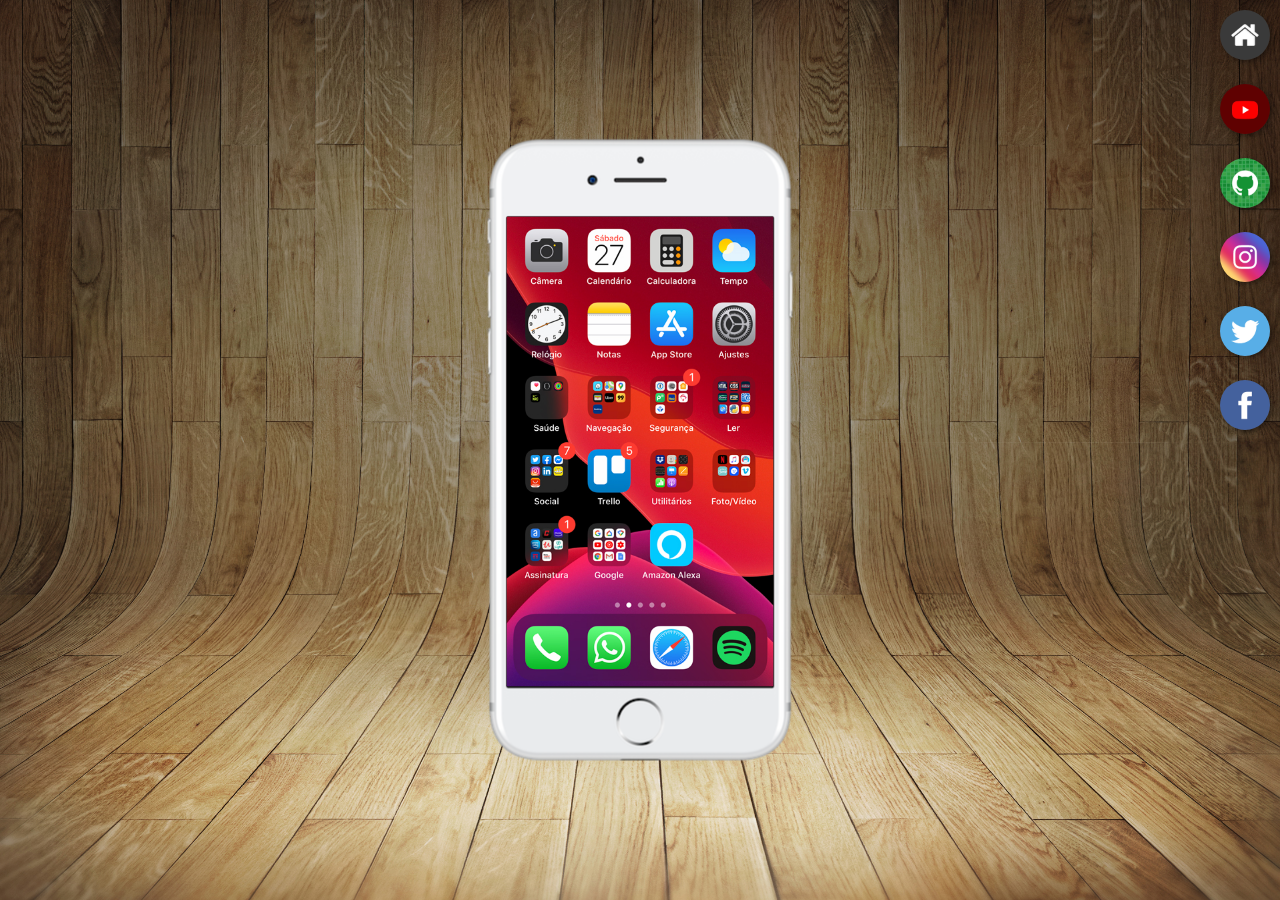
<file: index.html>
<!DOCTYPE html>
<html lang="pt-br">
<head>
    <meta charset="UTF-8">
    <meta name="viewport" content="width=device-width, initial-scale=1.0">
    <title>Projeto Redes Sociais</title>
    <link rel="shortcut icon" href="favicon.ico" type="image/x-icon">
    <link rel="stylesheet" href="estilos/style.css">
</head>
<body>
    <main>
        <section id="telefone">
            <iframe src="home.html" name="tela" id="tela" frameborder="0"></iframe>
        </section>
        <section id="redes-sociais">
            <a href="home.html" target="tela"><img src="imagens/logo-home.jpg" alt="Home"></a> <br>
            <a href="youtube.html" target="tela"><img src="imagens/logo-youtube.jpg" alt="YouTube"></a> <br>
            <a href="github.html" target="tela"><img src="imagens/logo-github.jpg" alt="GitHub"></a> <br>
            <a href="instagram.html" target="tela"><img src="imagens/logo-instagram.jpg" alt="Instagram"></a> <br>
            <a href="twitter.html" target="tela"><img src="imagens/logo-twitter.jpg" alt="Twitter"></a> <br>
            <a href="facebook.html" target="tela"><img src="imagens/logo-facebook.jpg" alt="Facebook"></a>
        </section>
    </main>
</body>
</html>
</file>
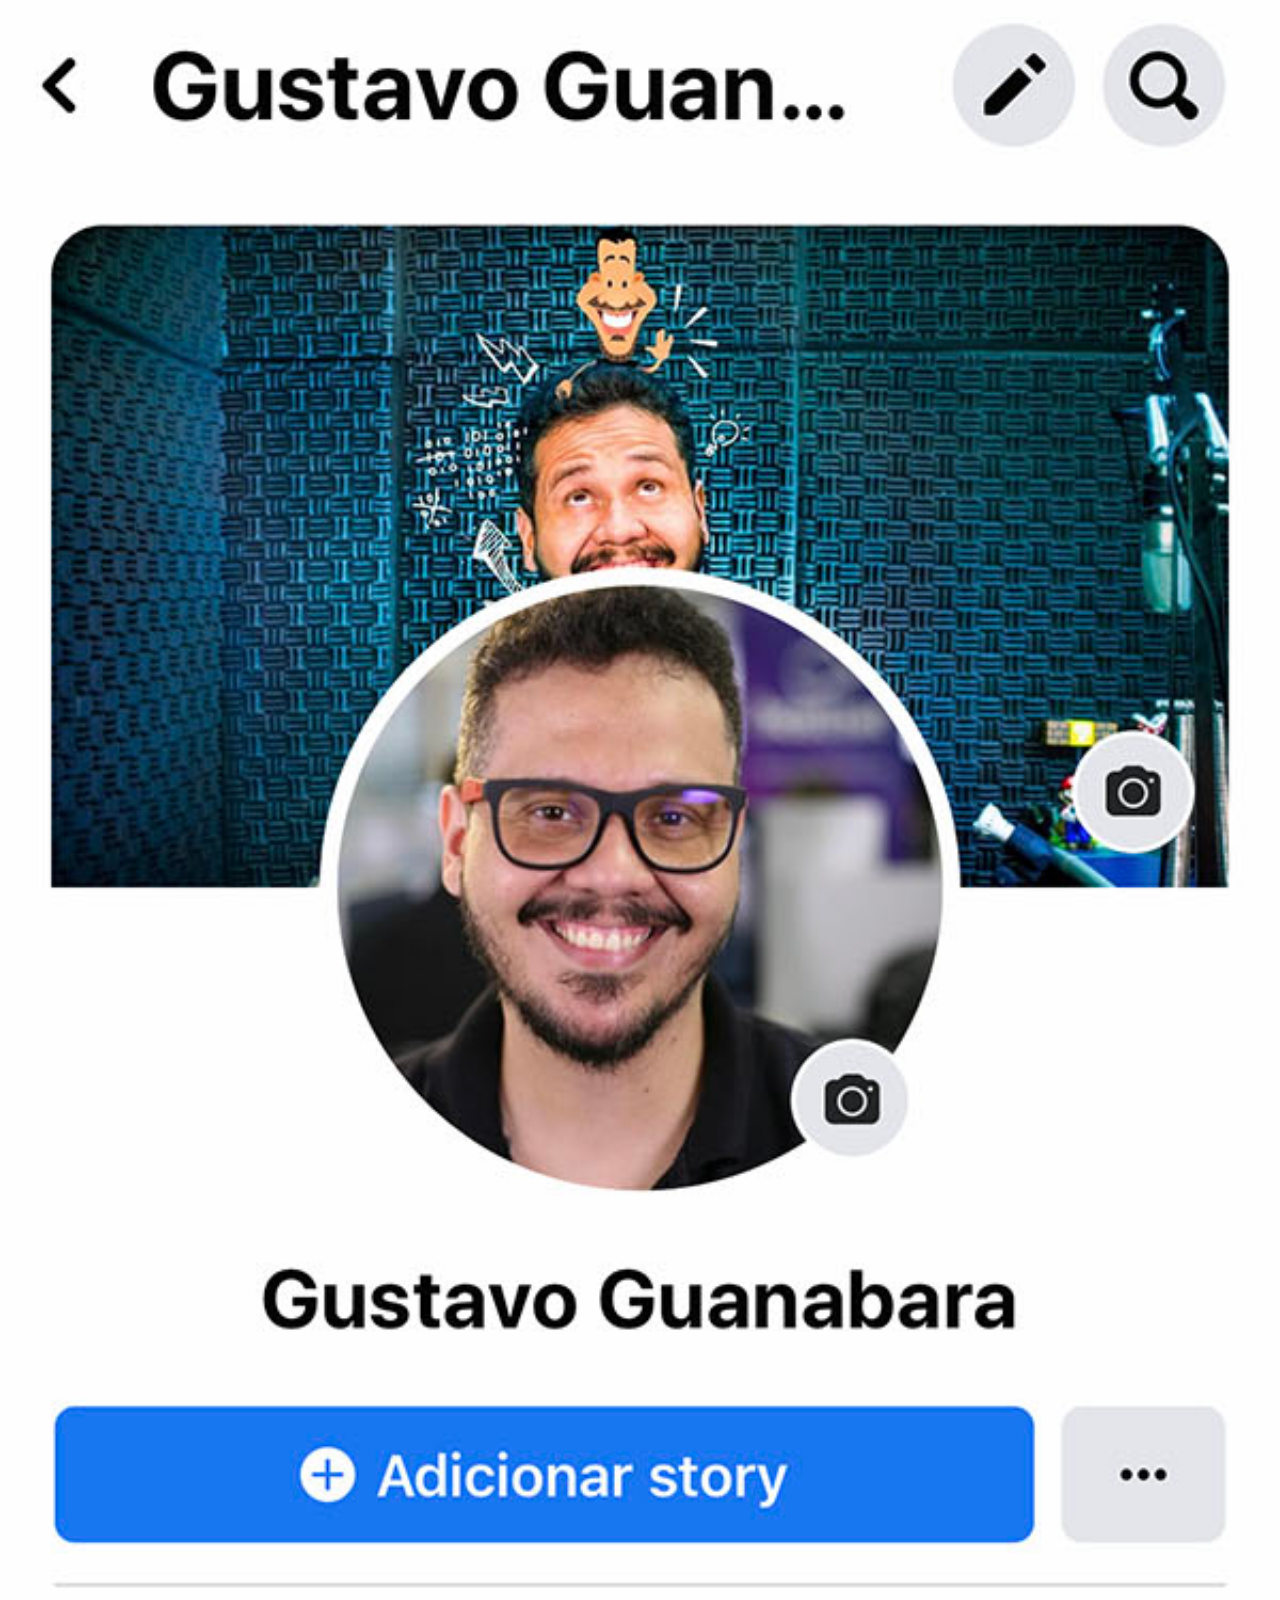
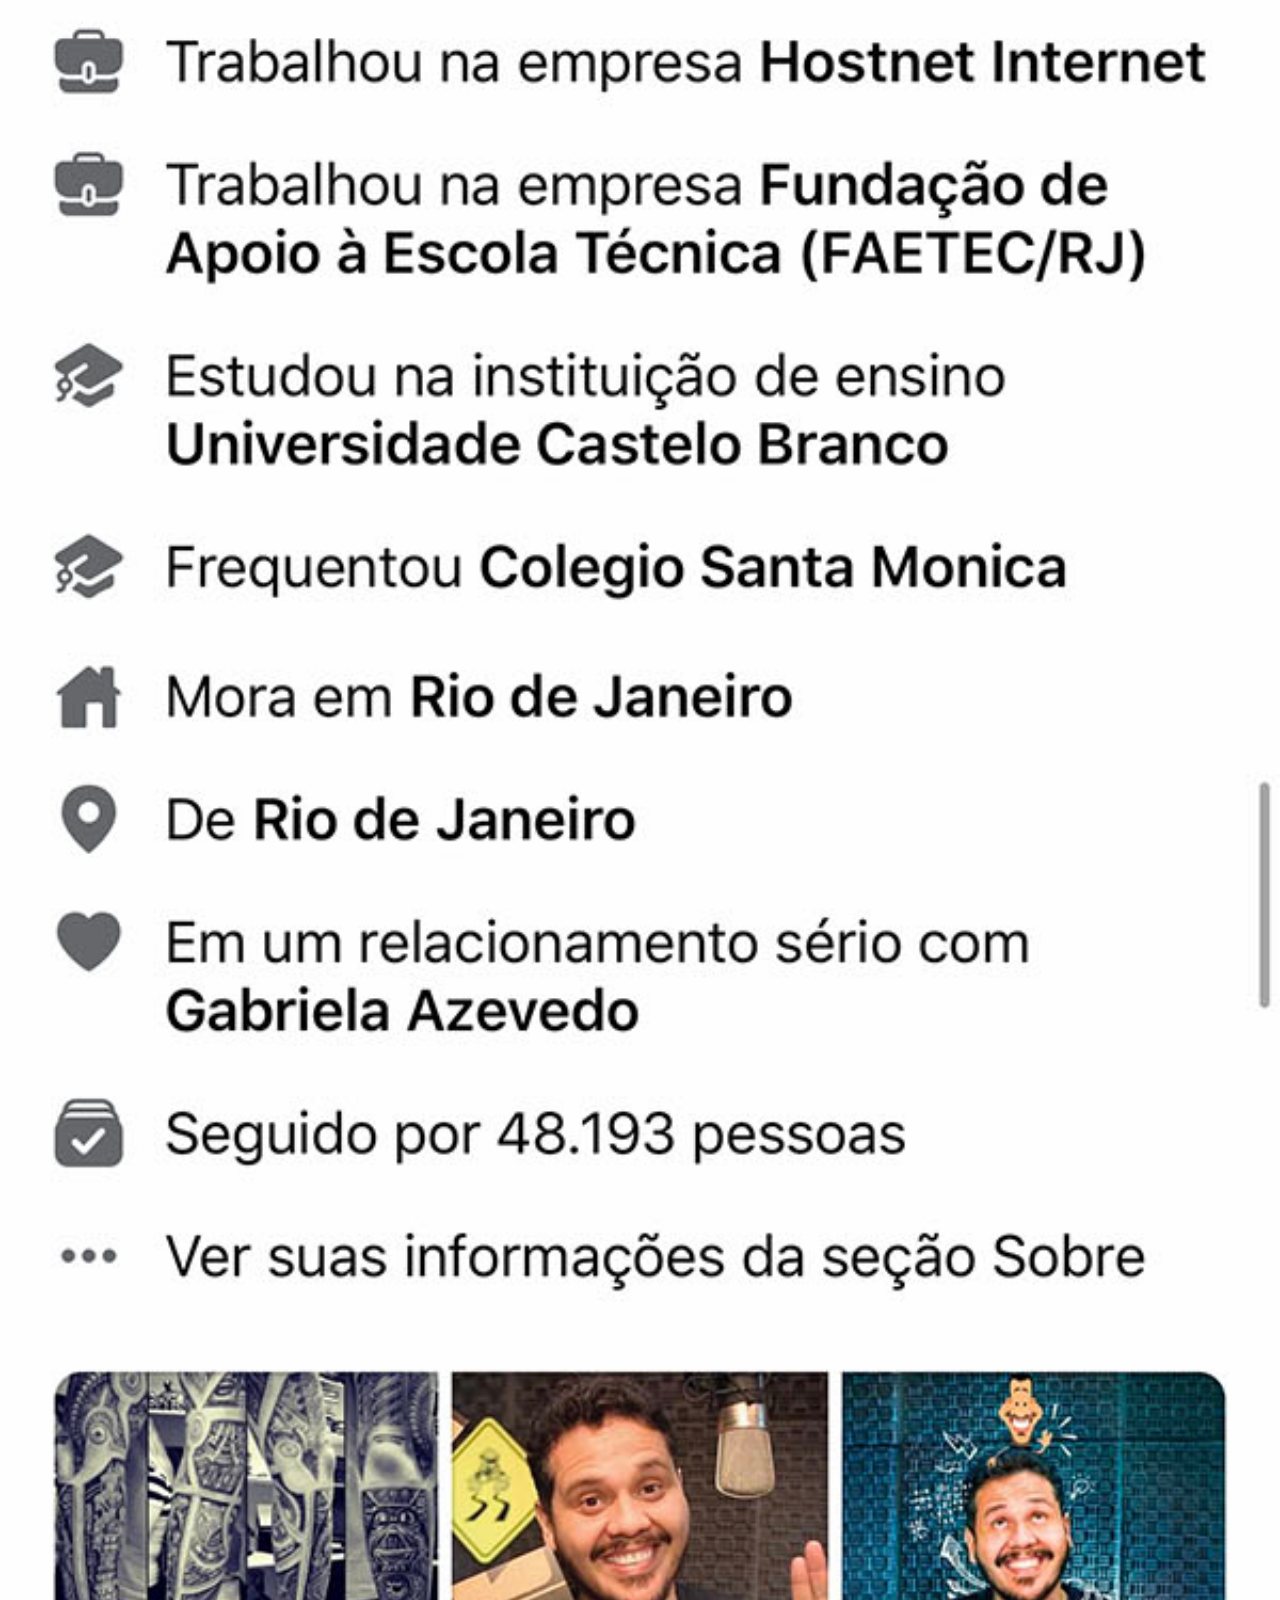
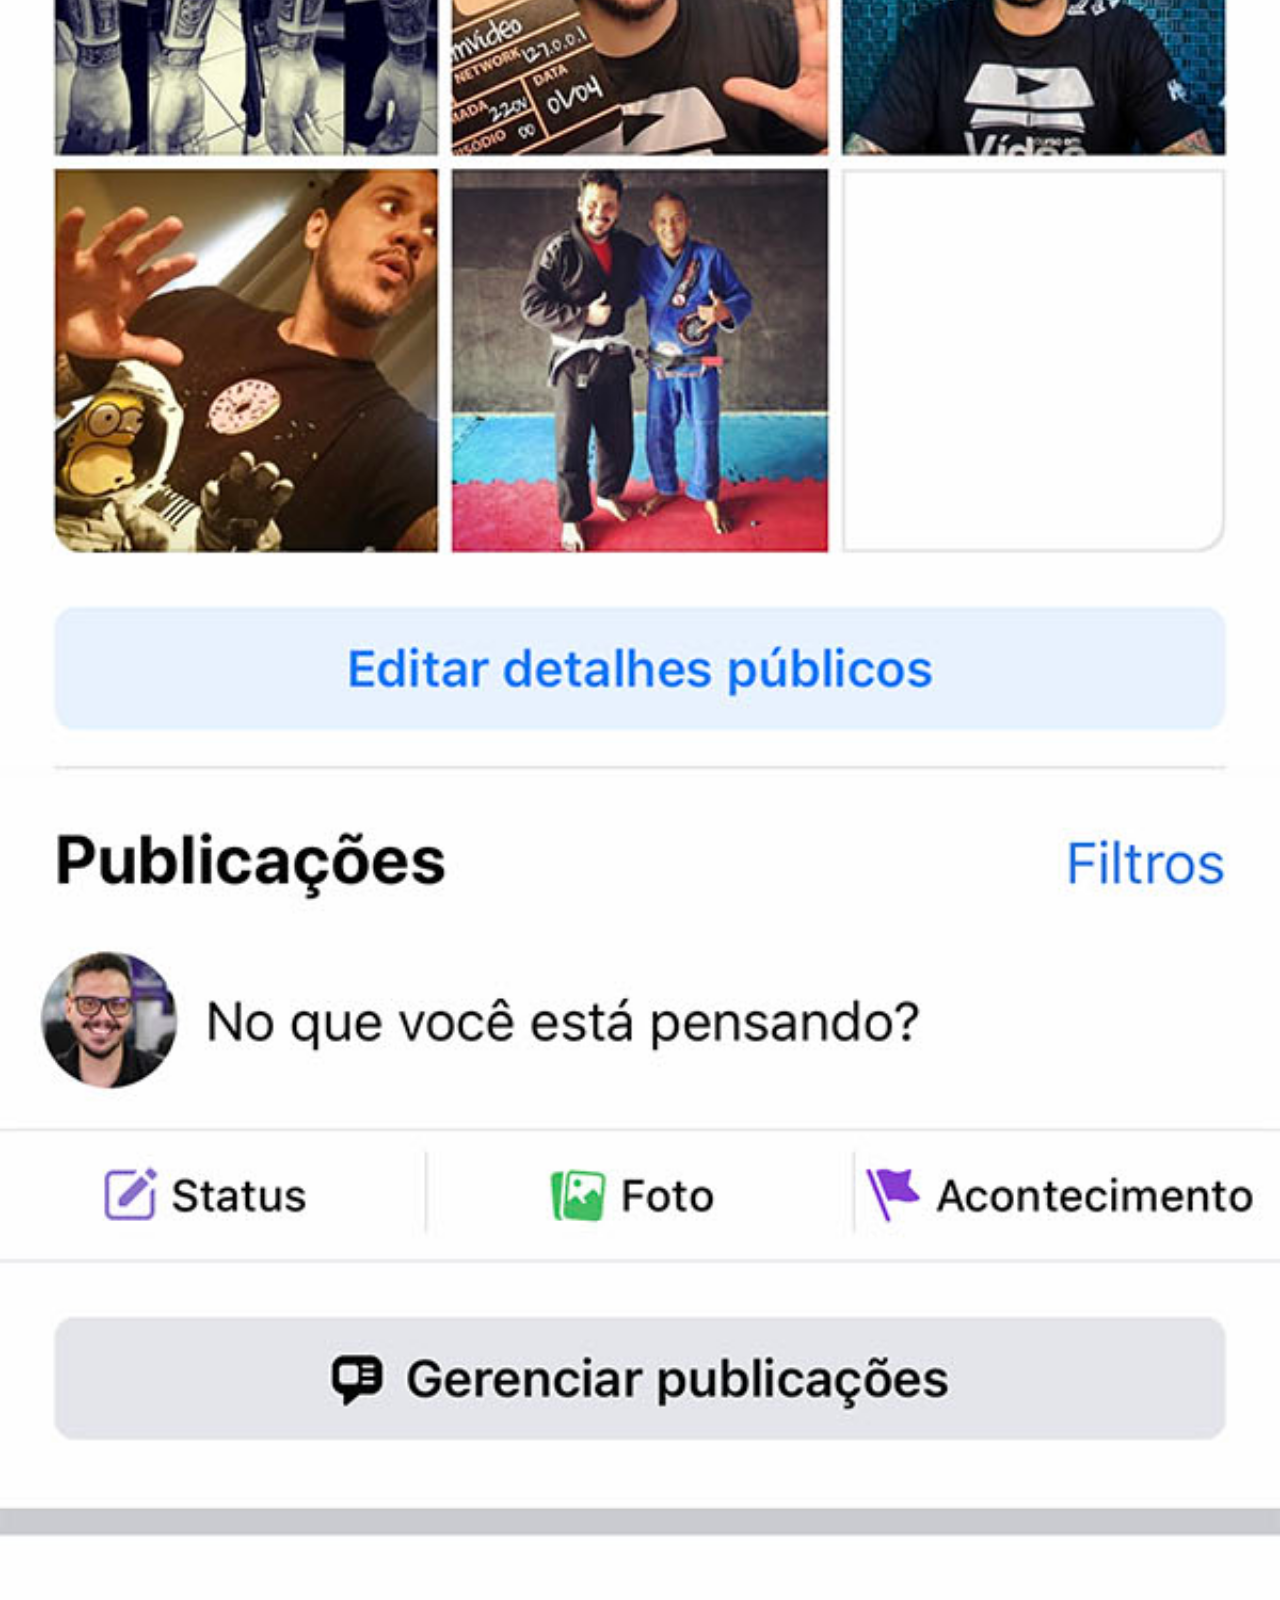
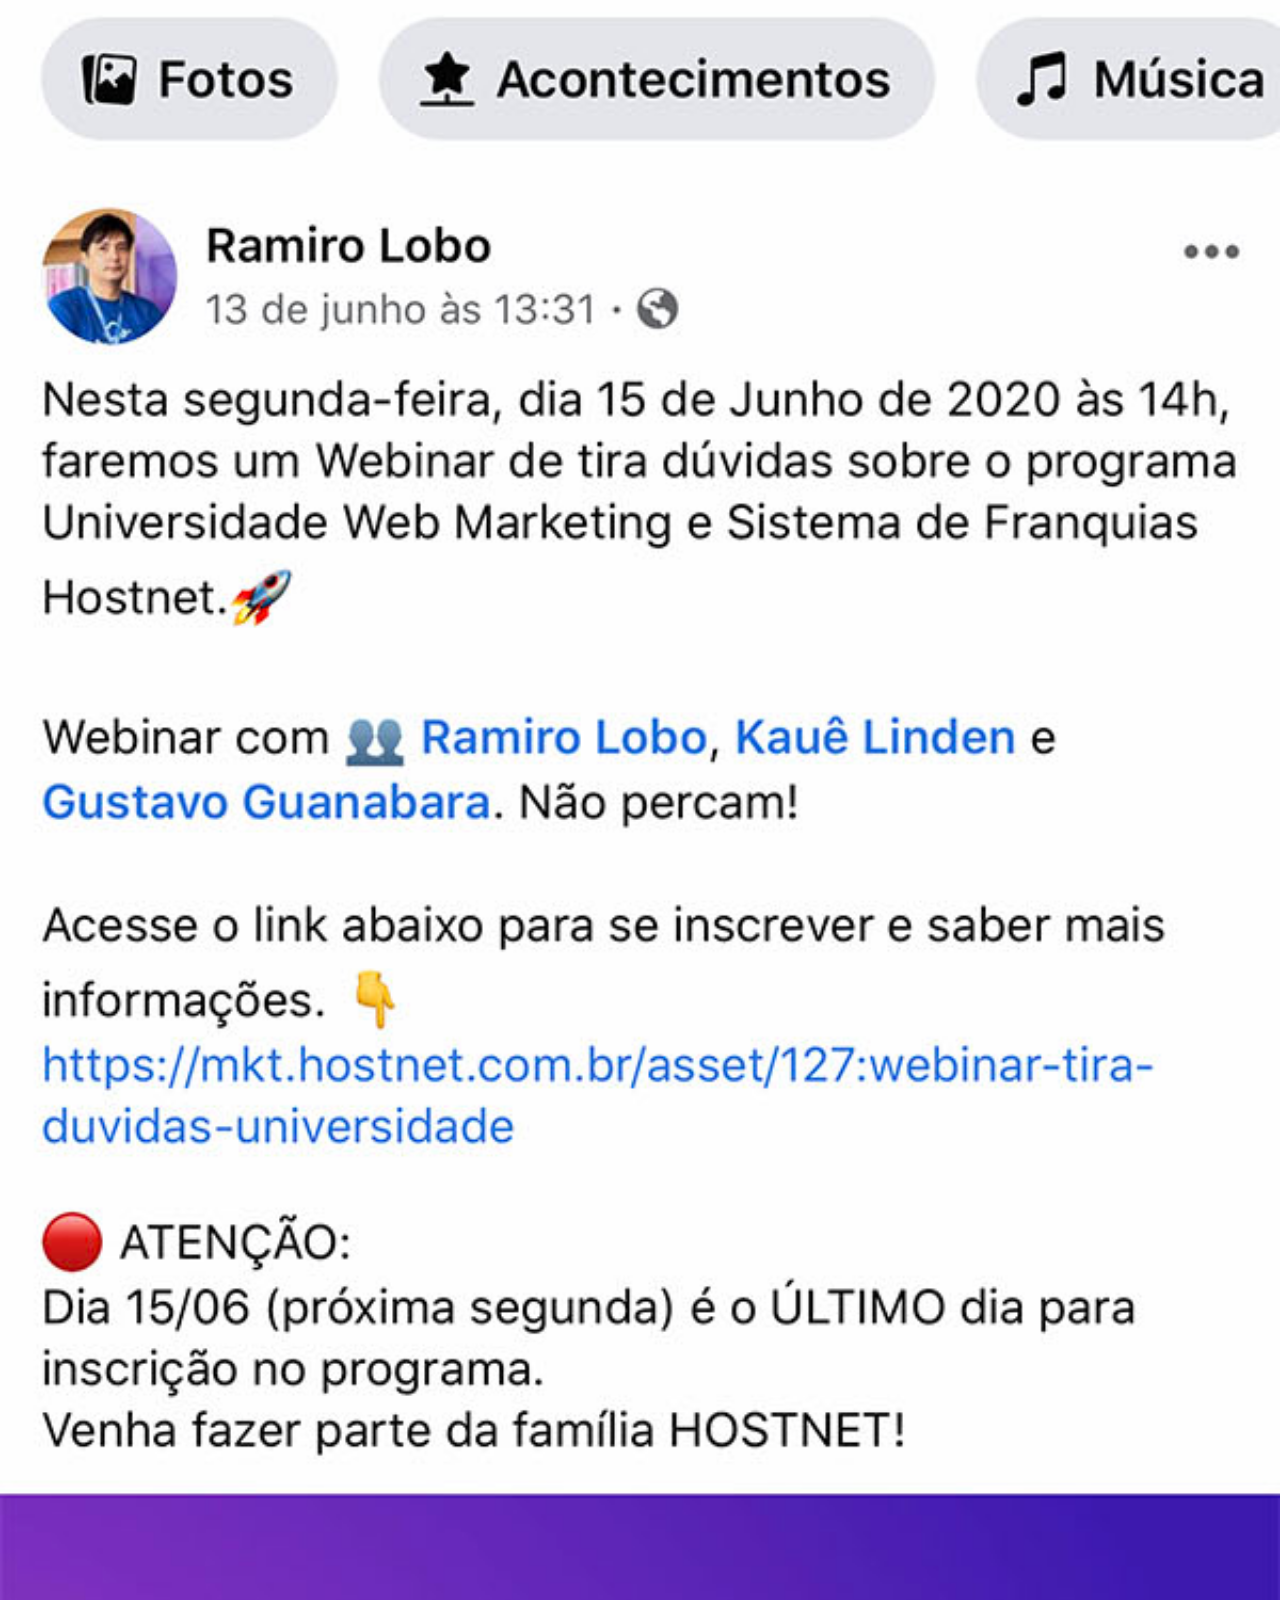
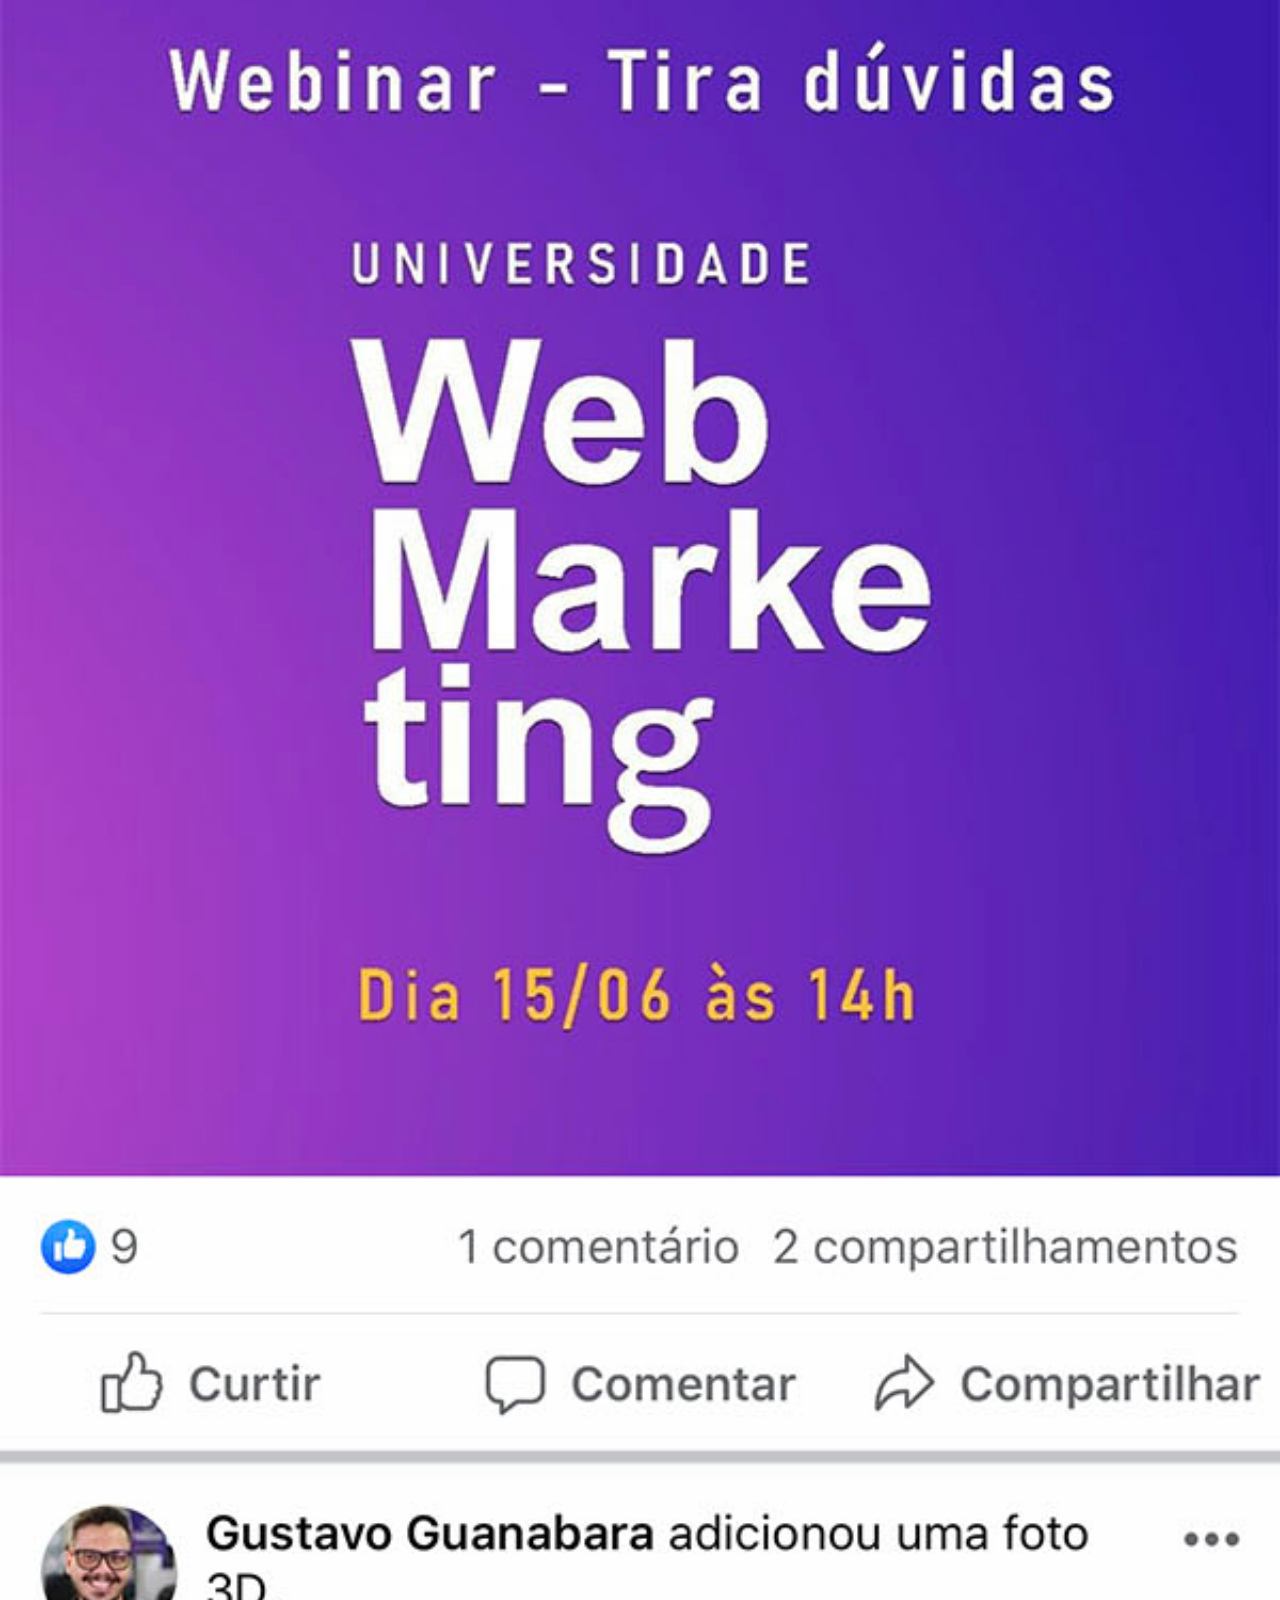
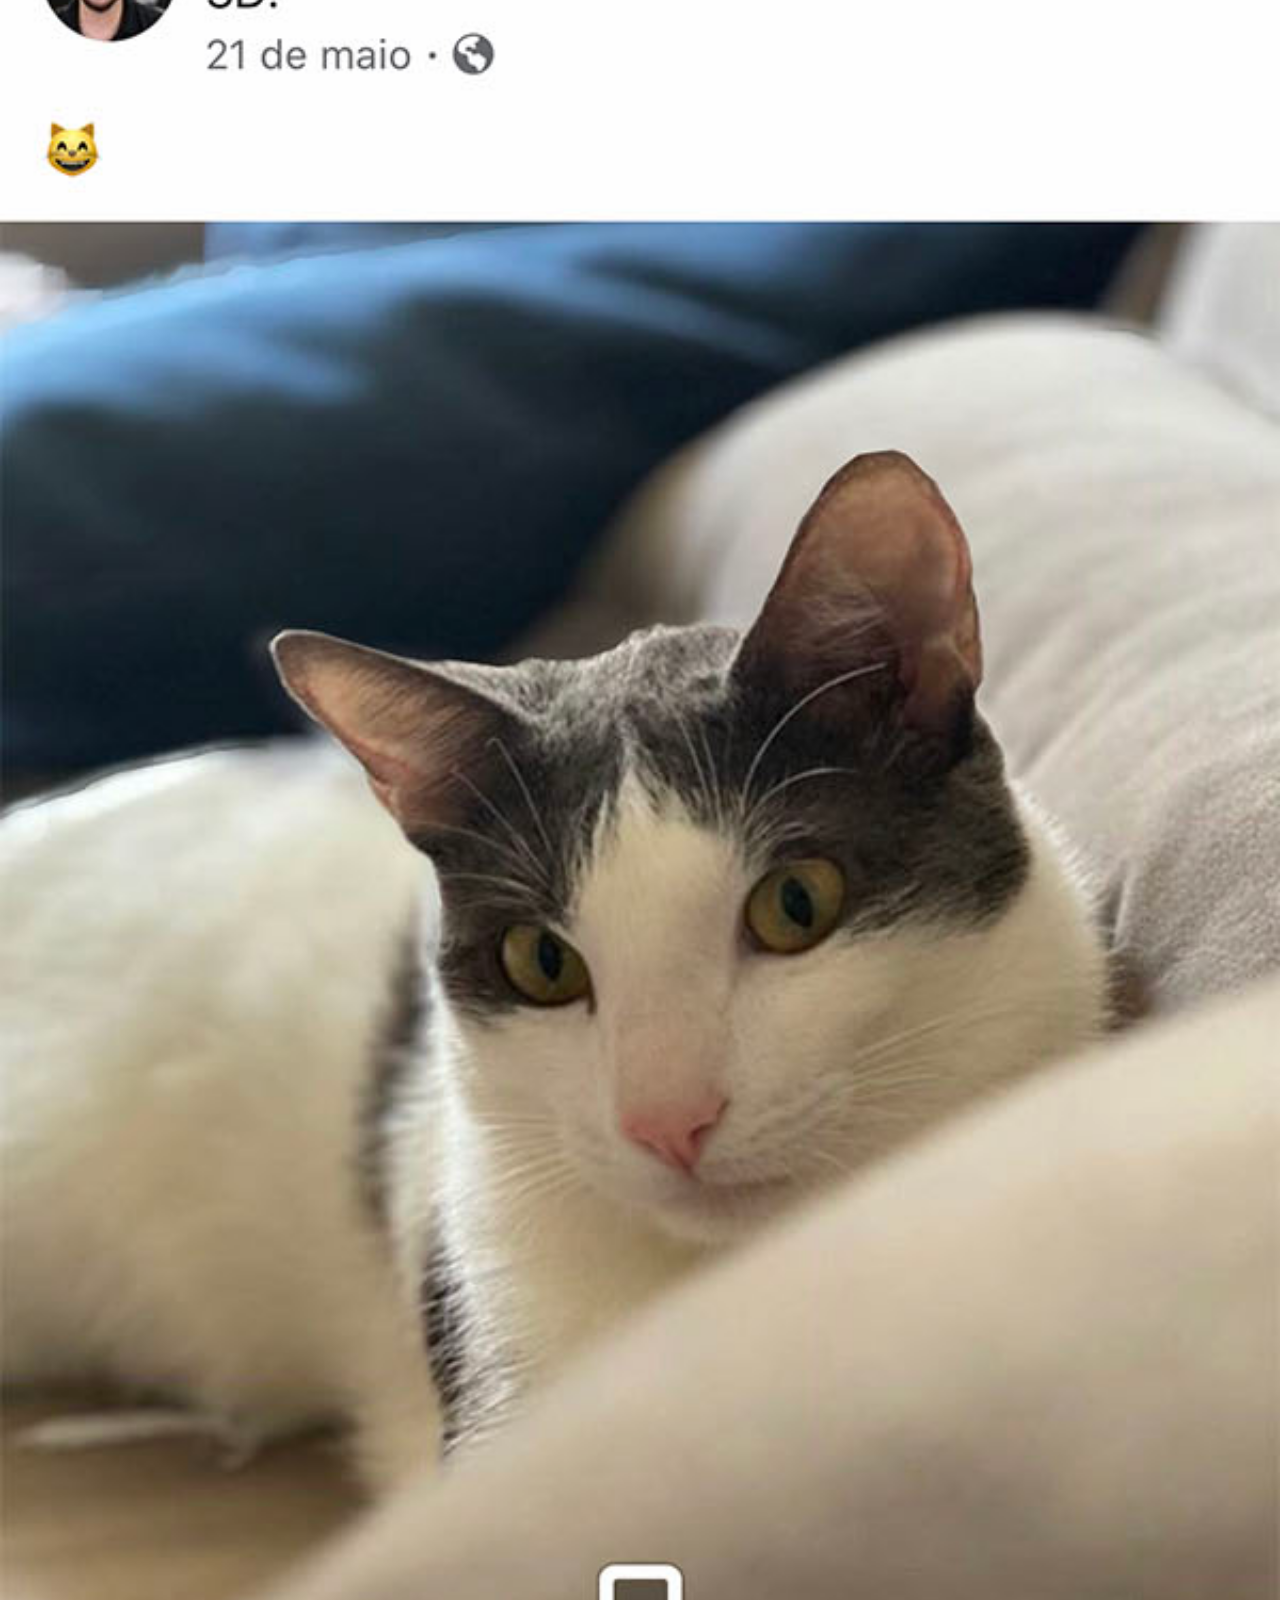
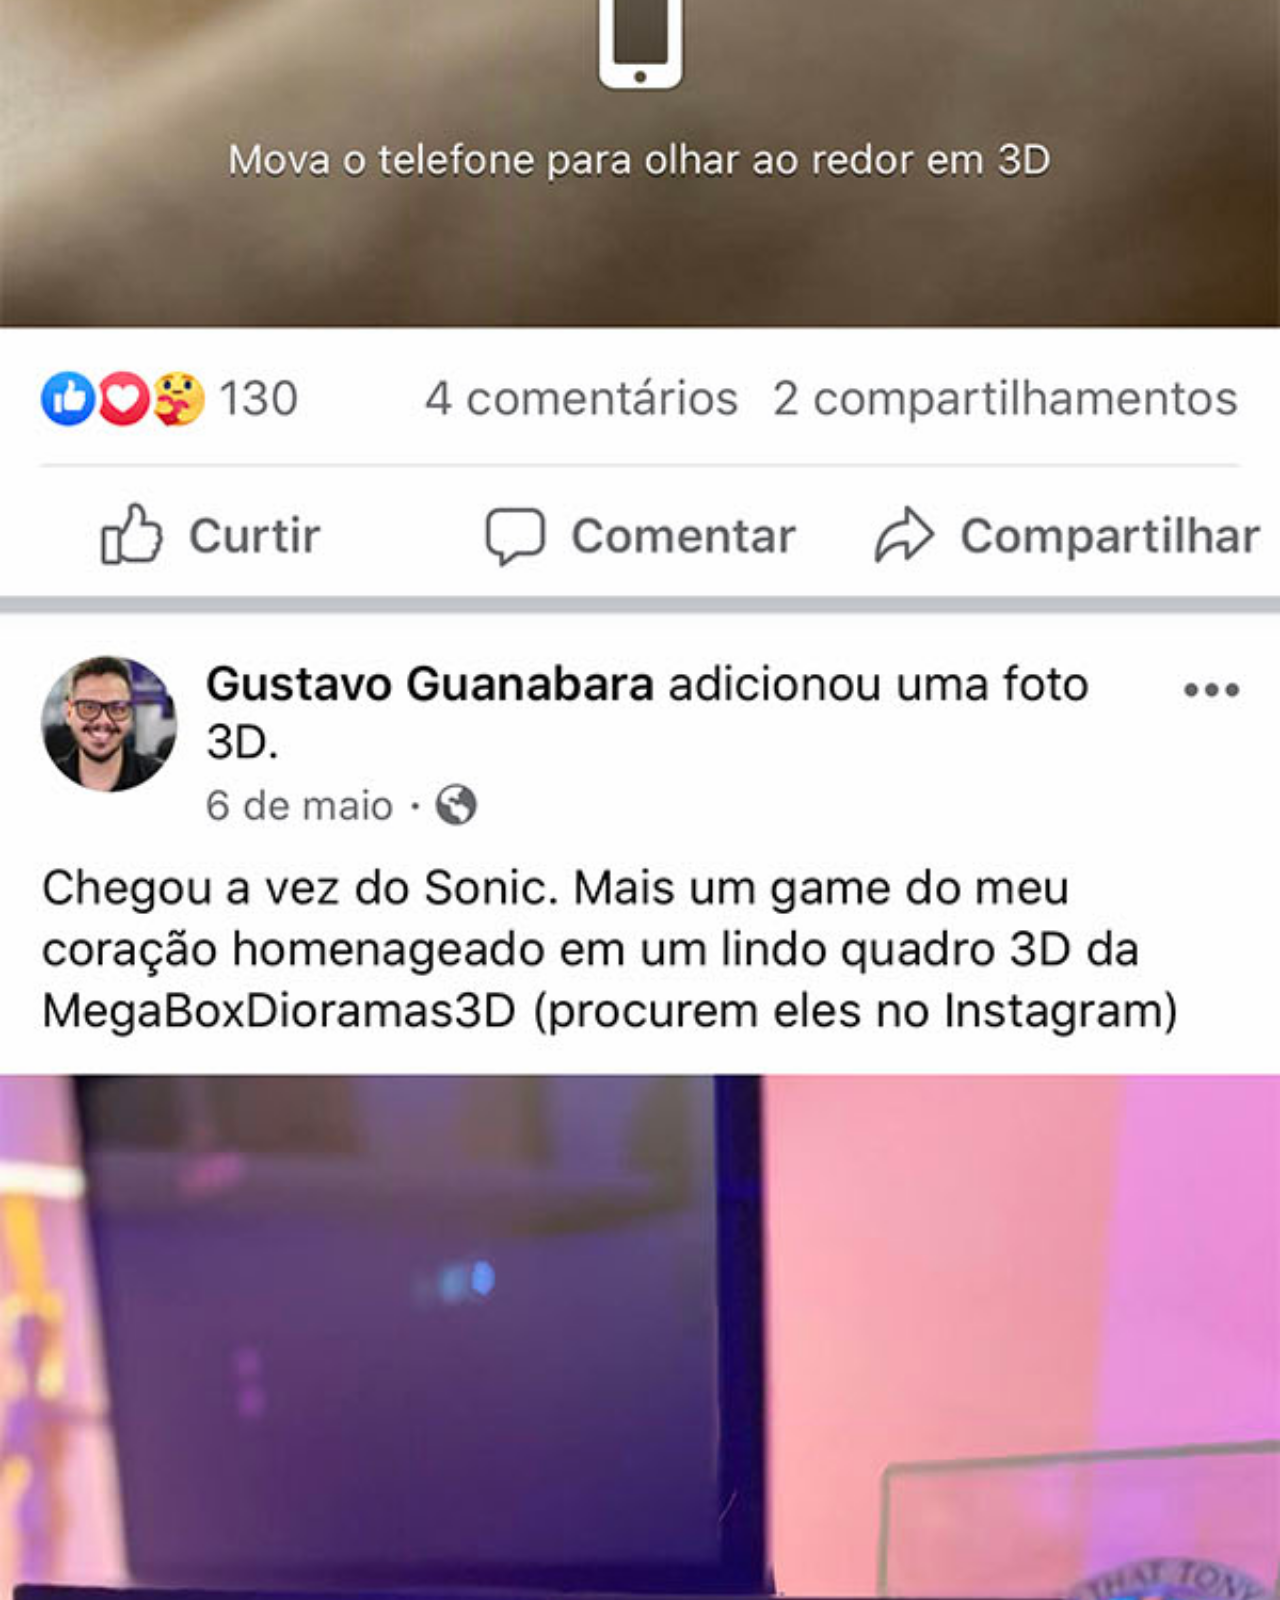
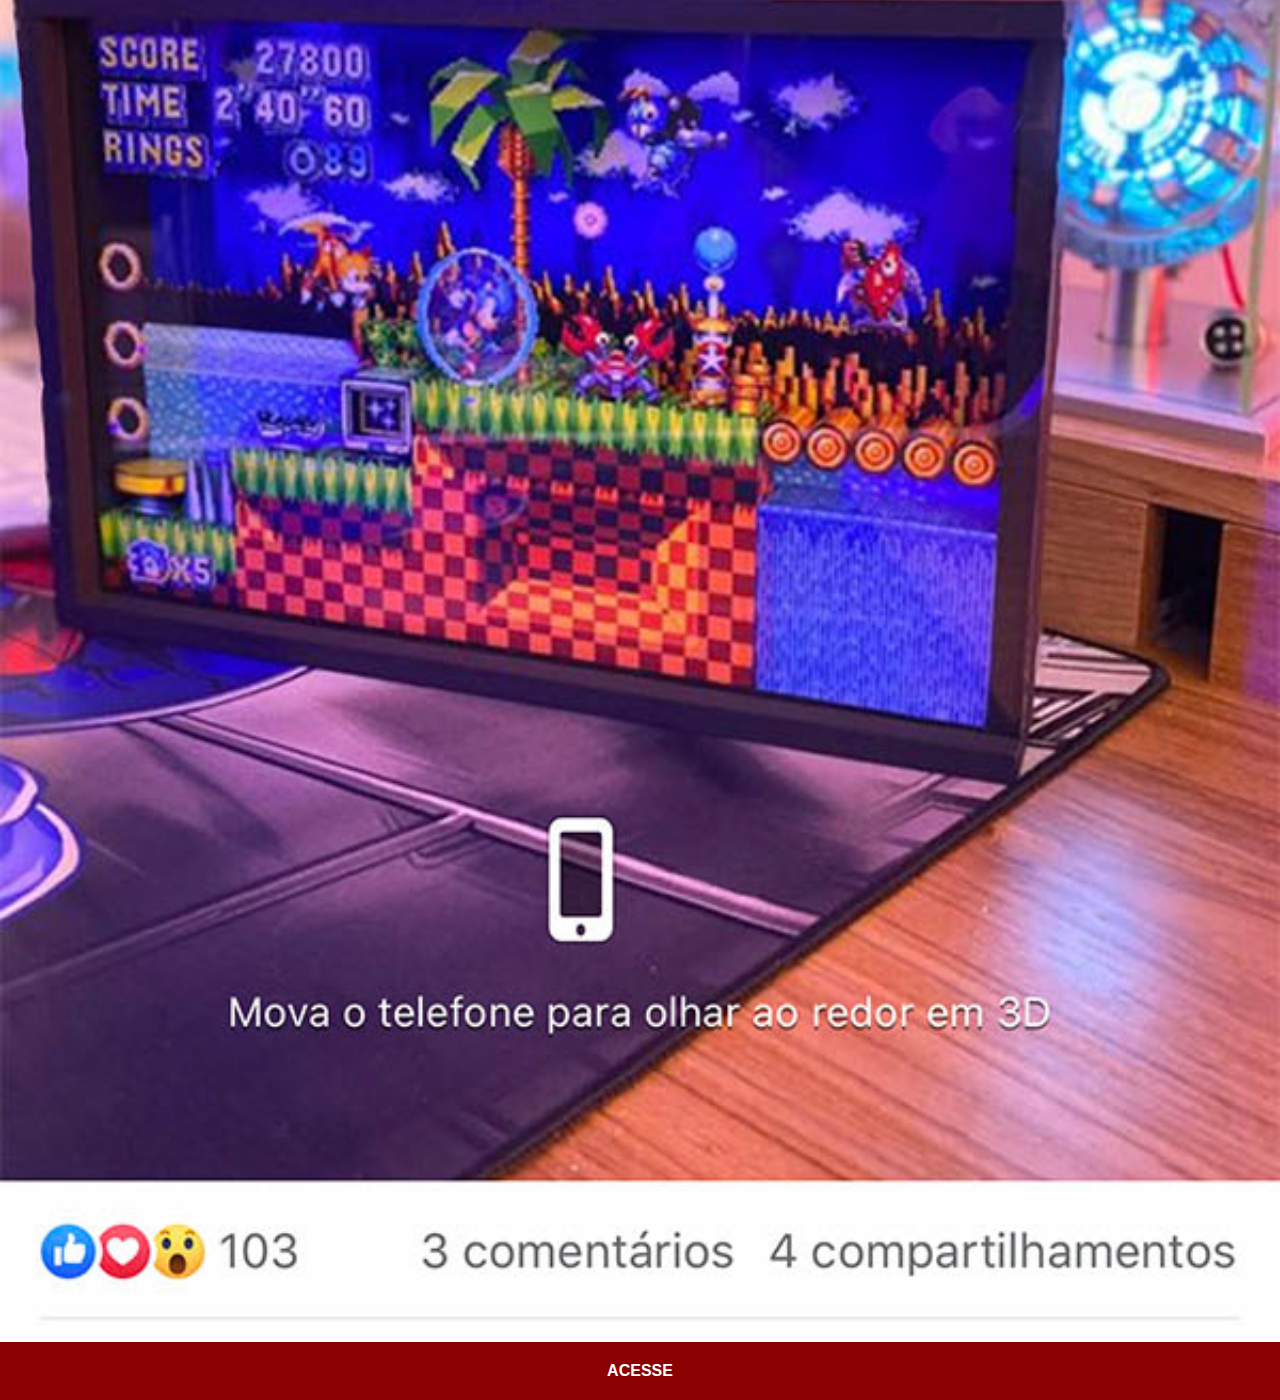
<file: facebook.html>
<!DOCTYPE html>
<html lang="en">
<head>
    <meta charset="UTF-8">
    <meta name="viewport" content="width=device-width, initial-scale=1.0">
    <title>Facebook</title>
    <link rel="stylesheet" href="estilos/social.css">
</head>
<body>
    <img src="imagens/tela-facebook.jpg" alt="Facebook">
    <a href="https://www.facebook.com">ACESSE</a>
</body>
</html>
</file>
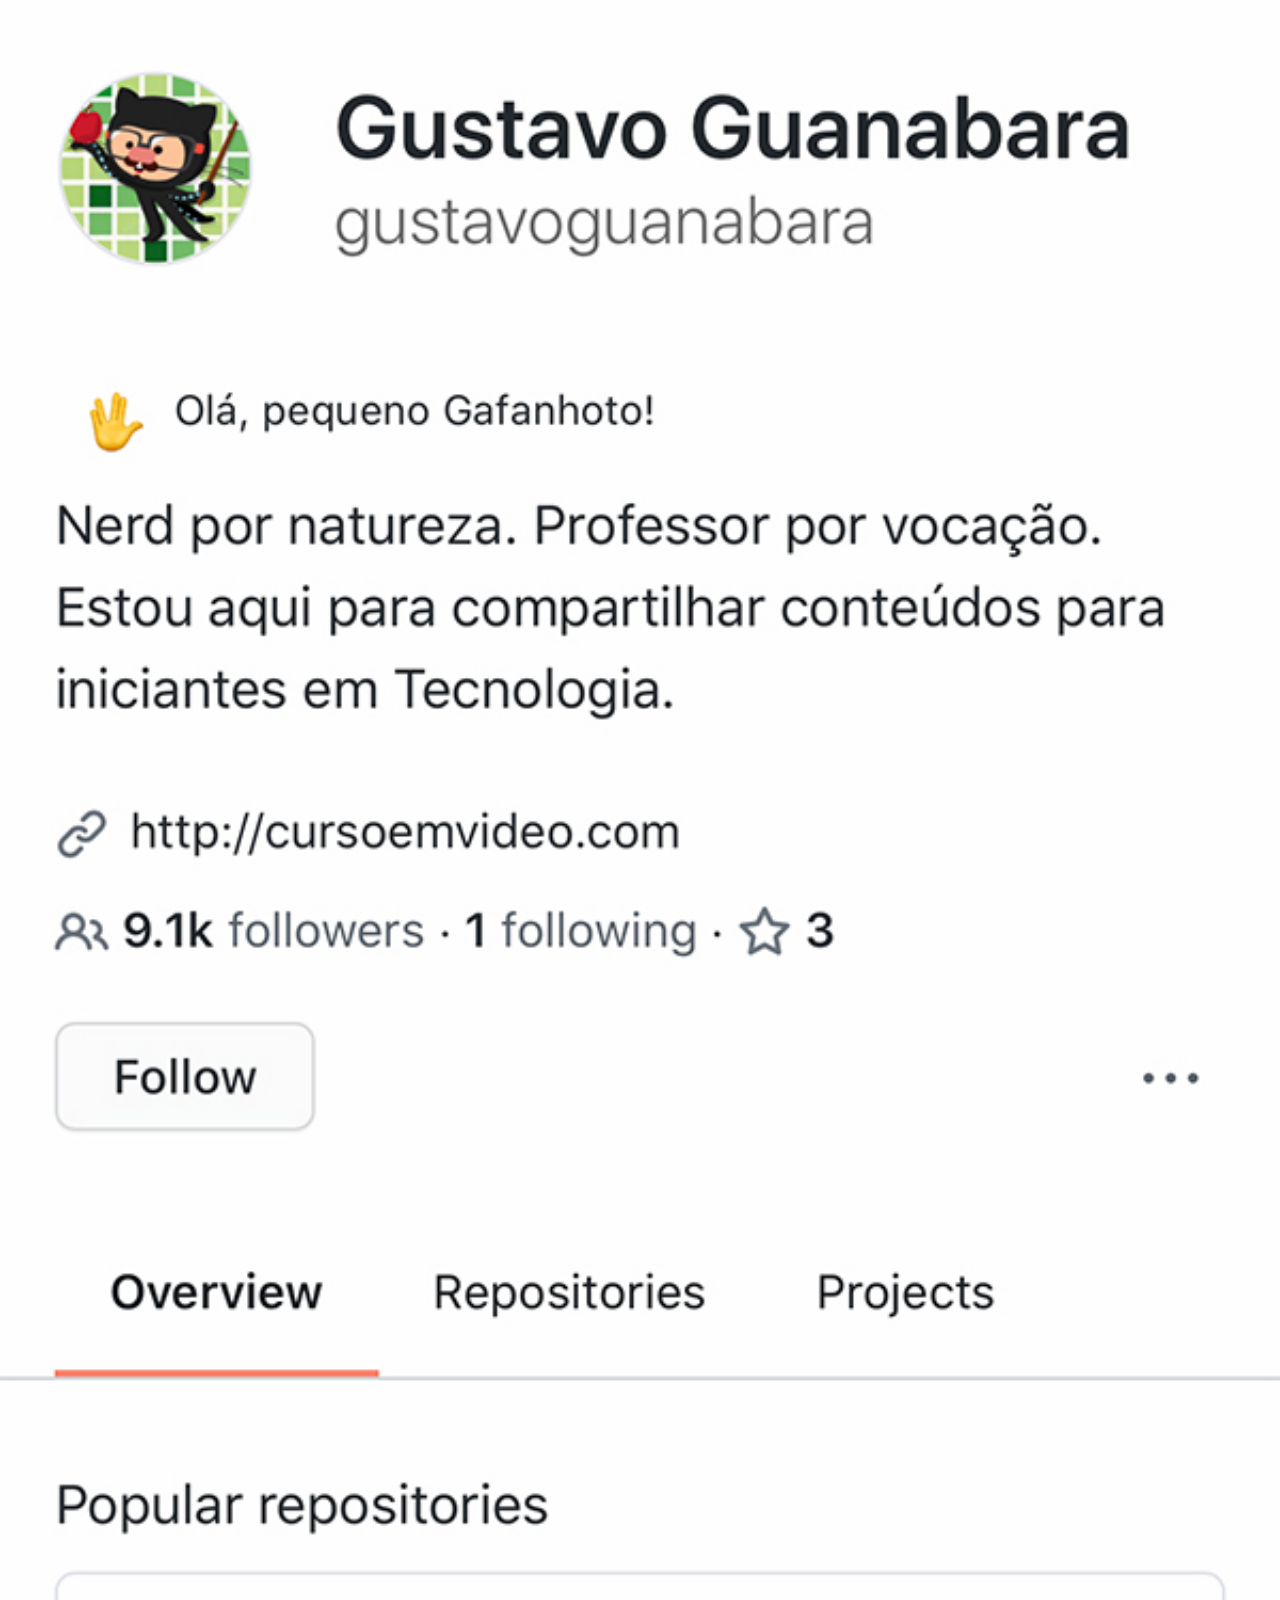
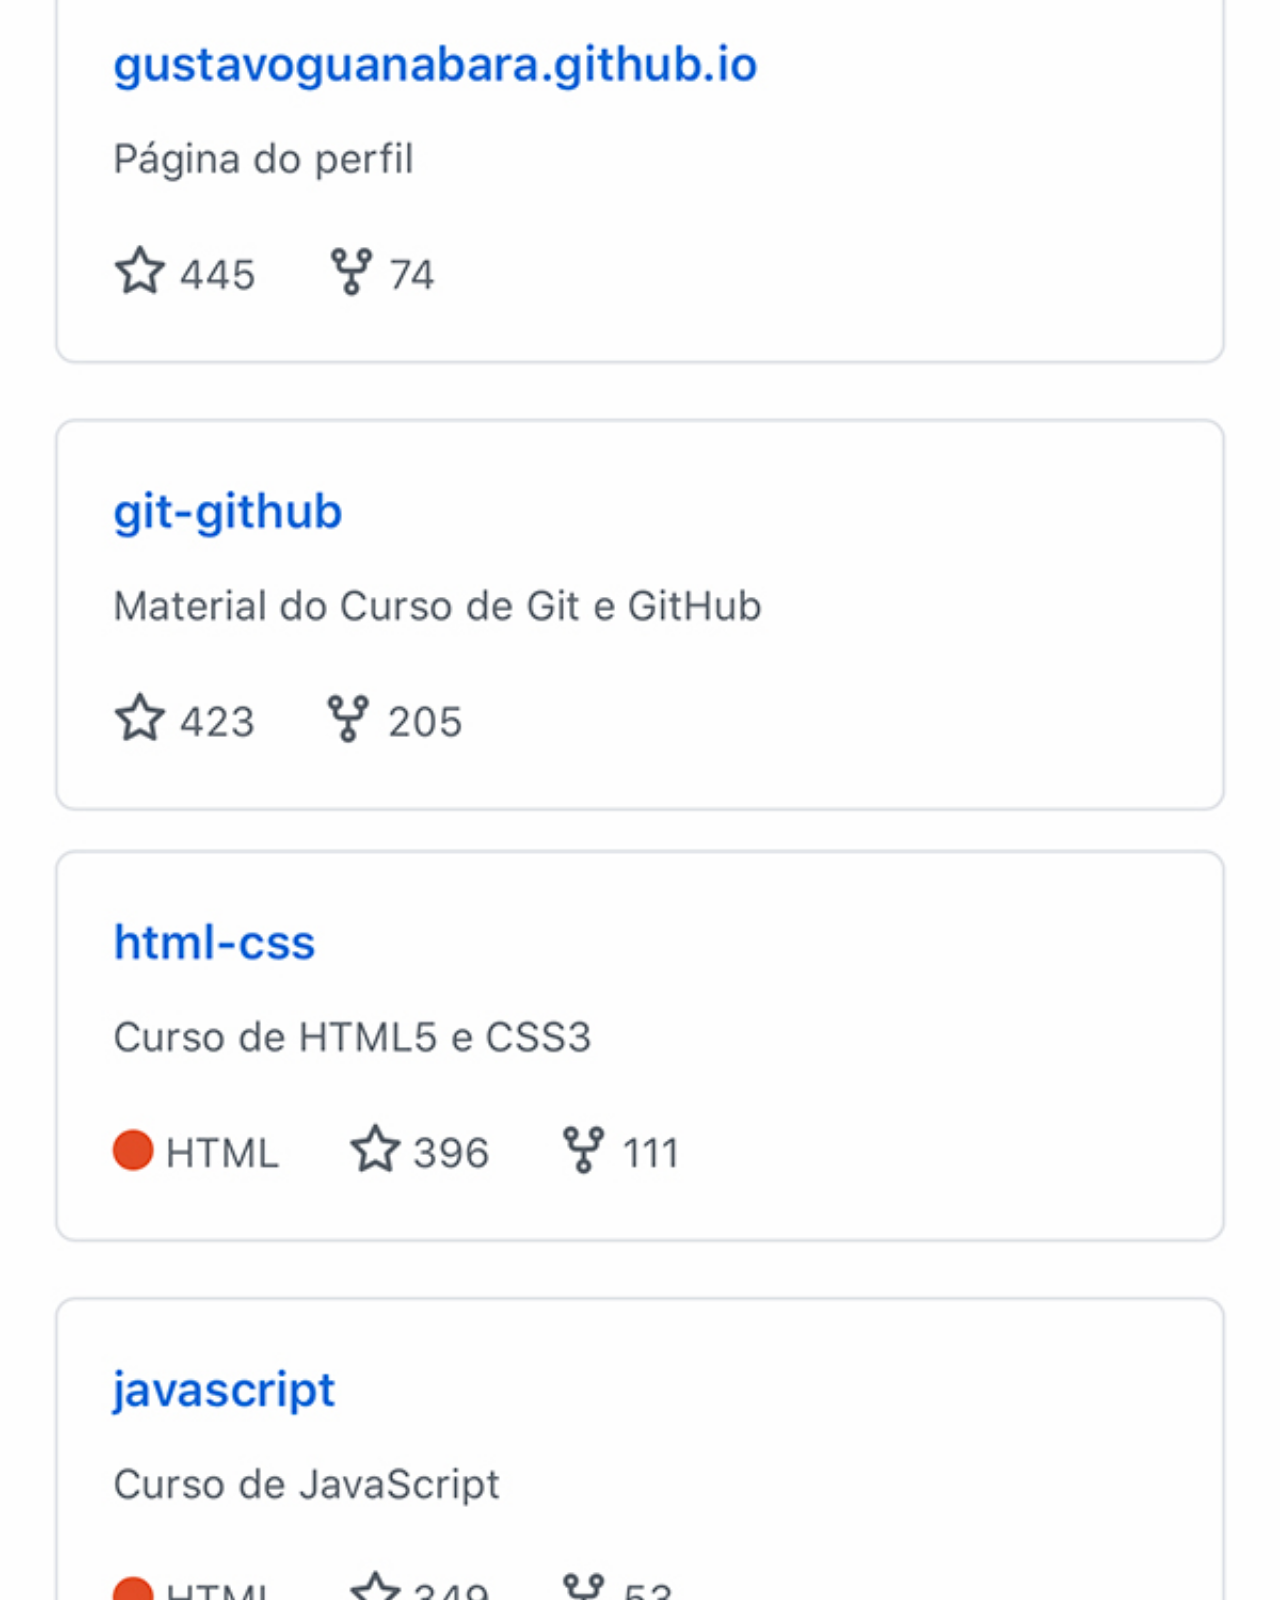
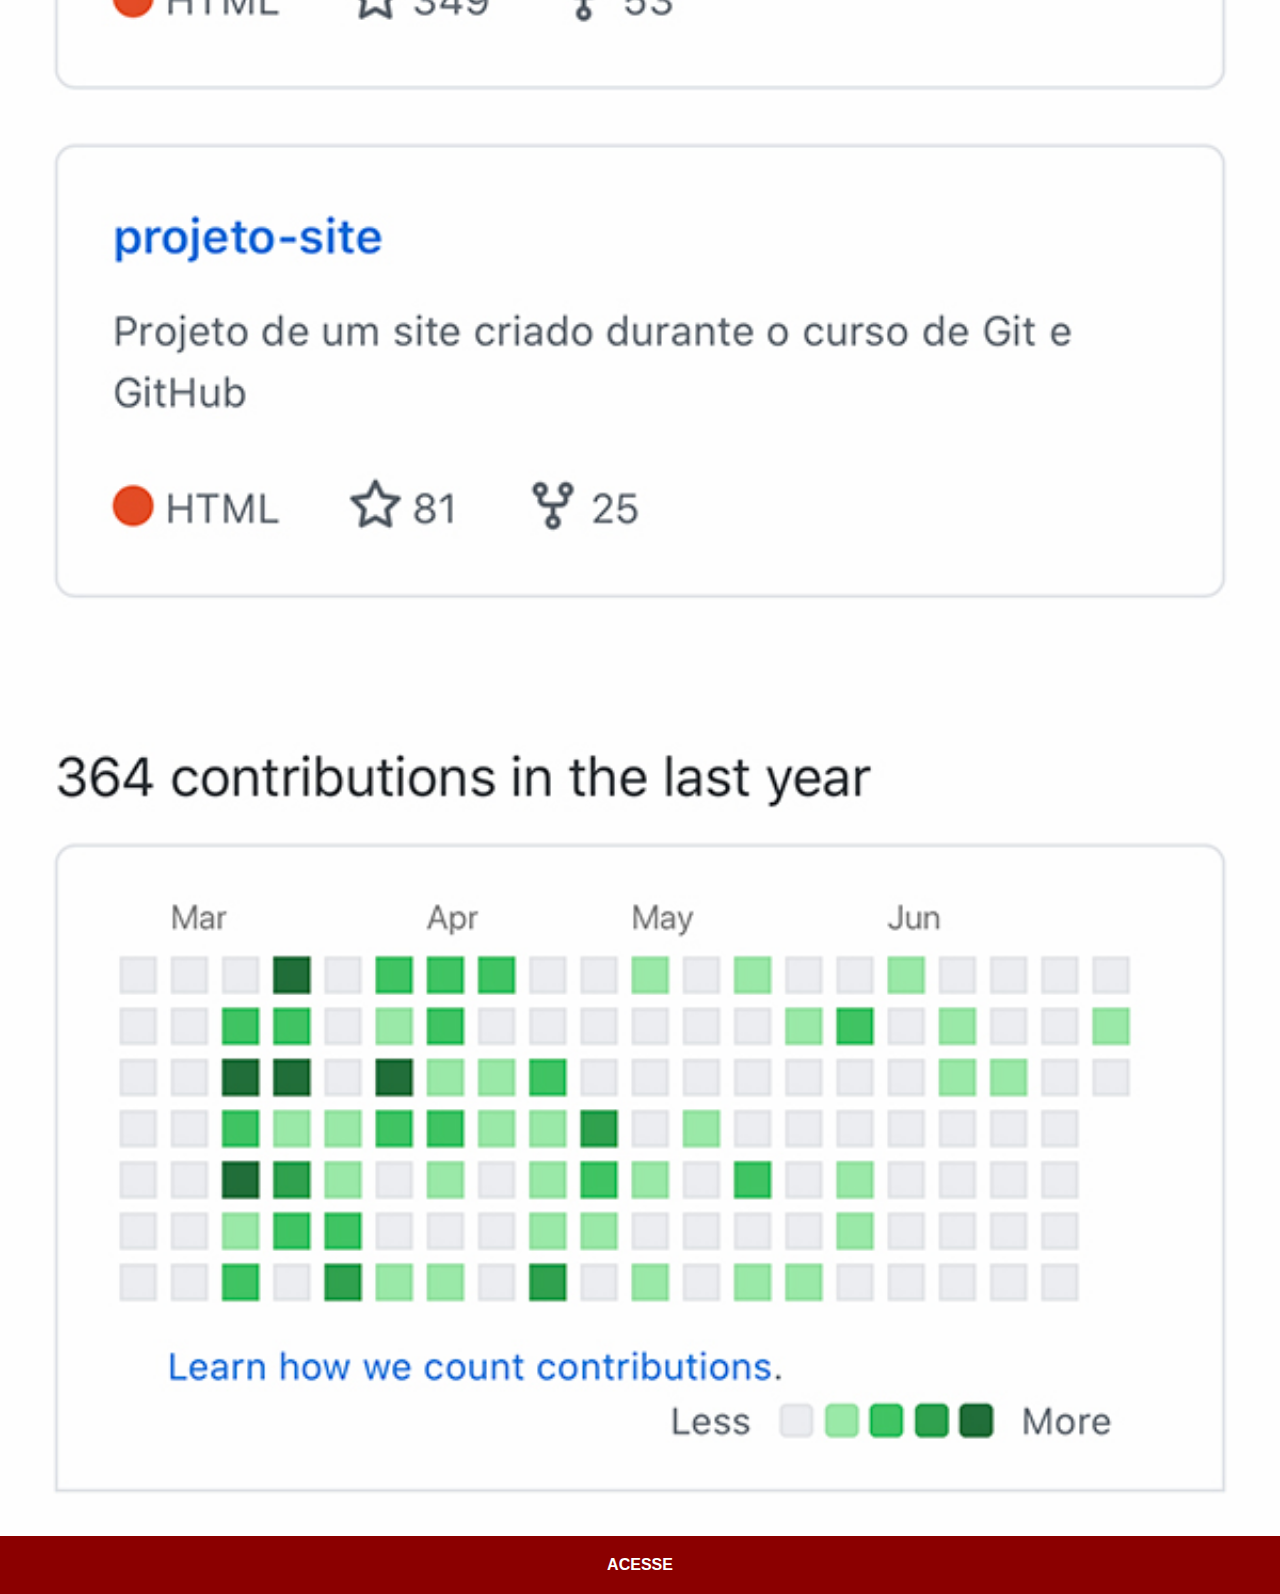
<file: github.html>
<!DOCTYPE html>
<html lang="en">
<head>
    <meta charset="UTF-8">
    <meta name="viewport" content="width=device-width, initial-scale=1.0">
    <title>GitHub</title>
   <link rel="stylesheet" href="estilos/social.css">
</head>
<body>
    <img src="imagens/tela-github.jpg" alt="">
    <a href="https://github.com" target="_blank">ACESSE</a>
</body>
</html>
</file>
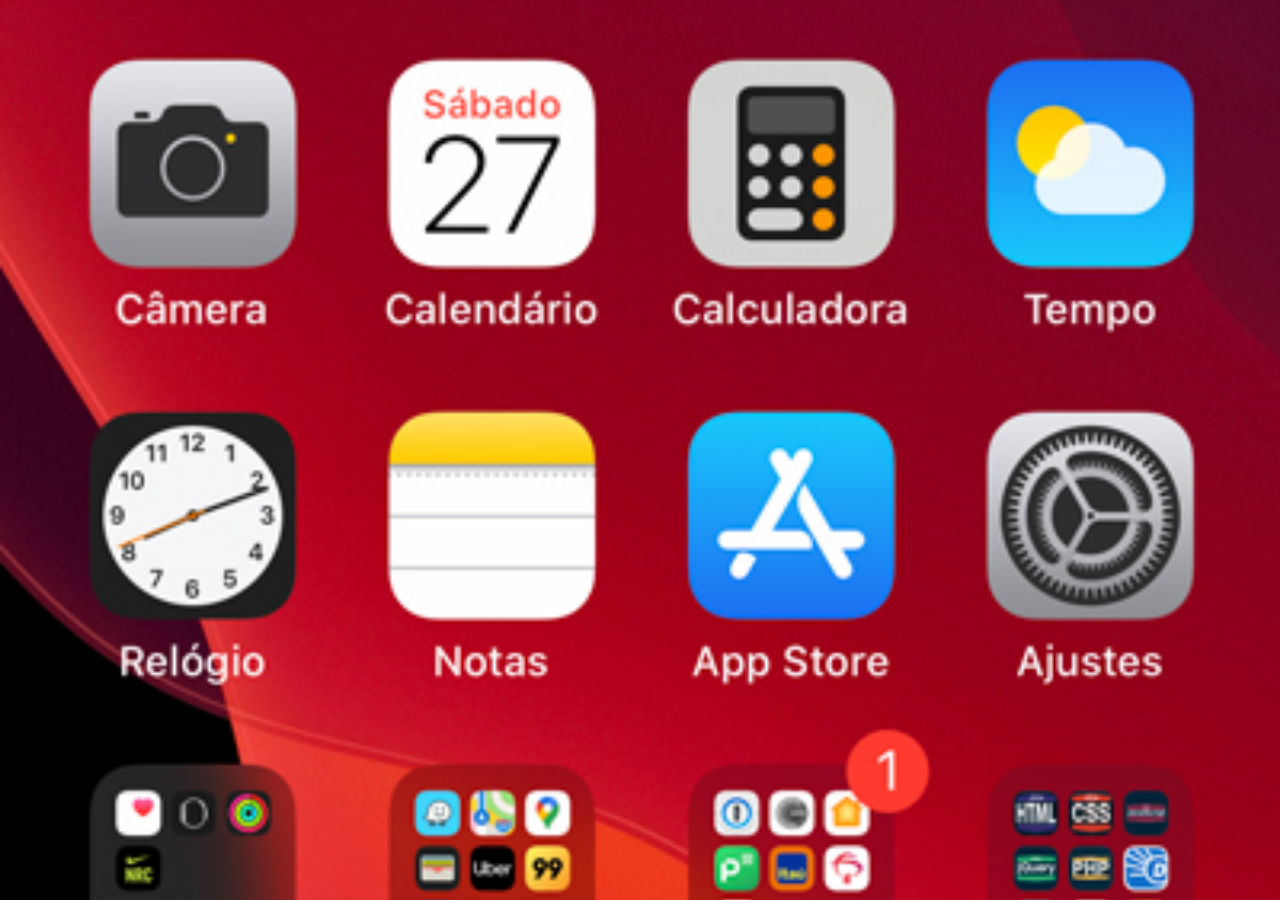
<file: home.html>
<!DOCTYPE html>
<html lang="pt-br">
<head>
    <meta charset="UTF-8">
    <meta name="viewport" content="width=device-width, initial-scale=1.0">
    <title>Document</title>
    <style>
        * {
            margin: 0px;
            padding: 0px;
        }

        body {
            width: 100vw;
            height: 100vh;
            background: black url(imagens/tela-home.jpg) no-repeat top center;
            background-size: cover;
        }
    </style>
</head>
<body>
    
</body>
</html>
</file>
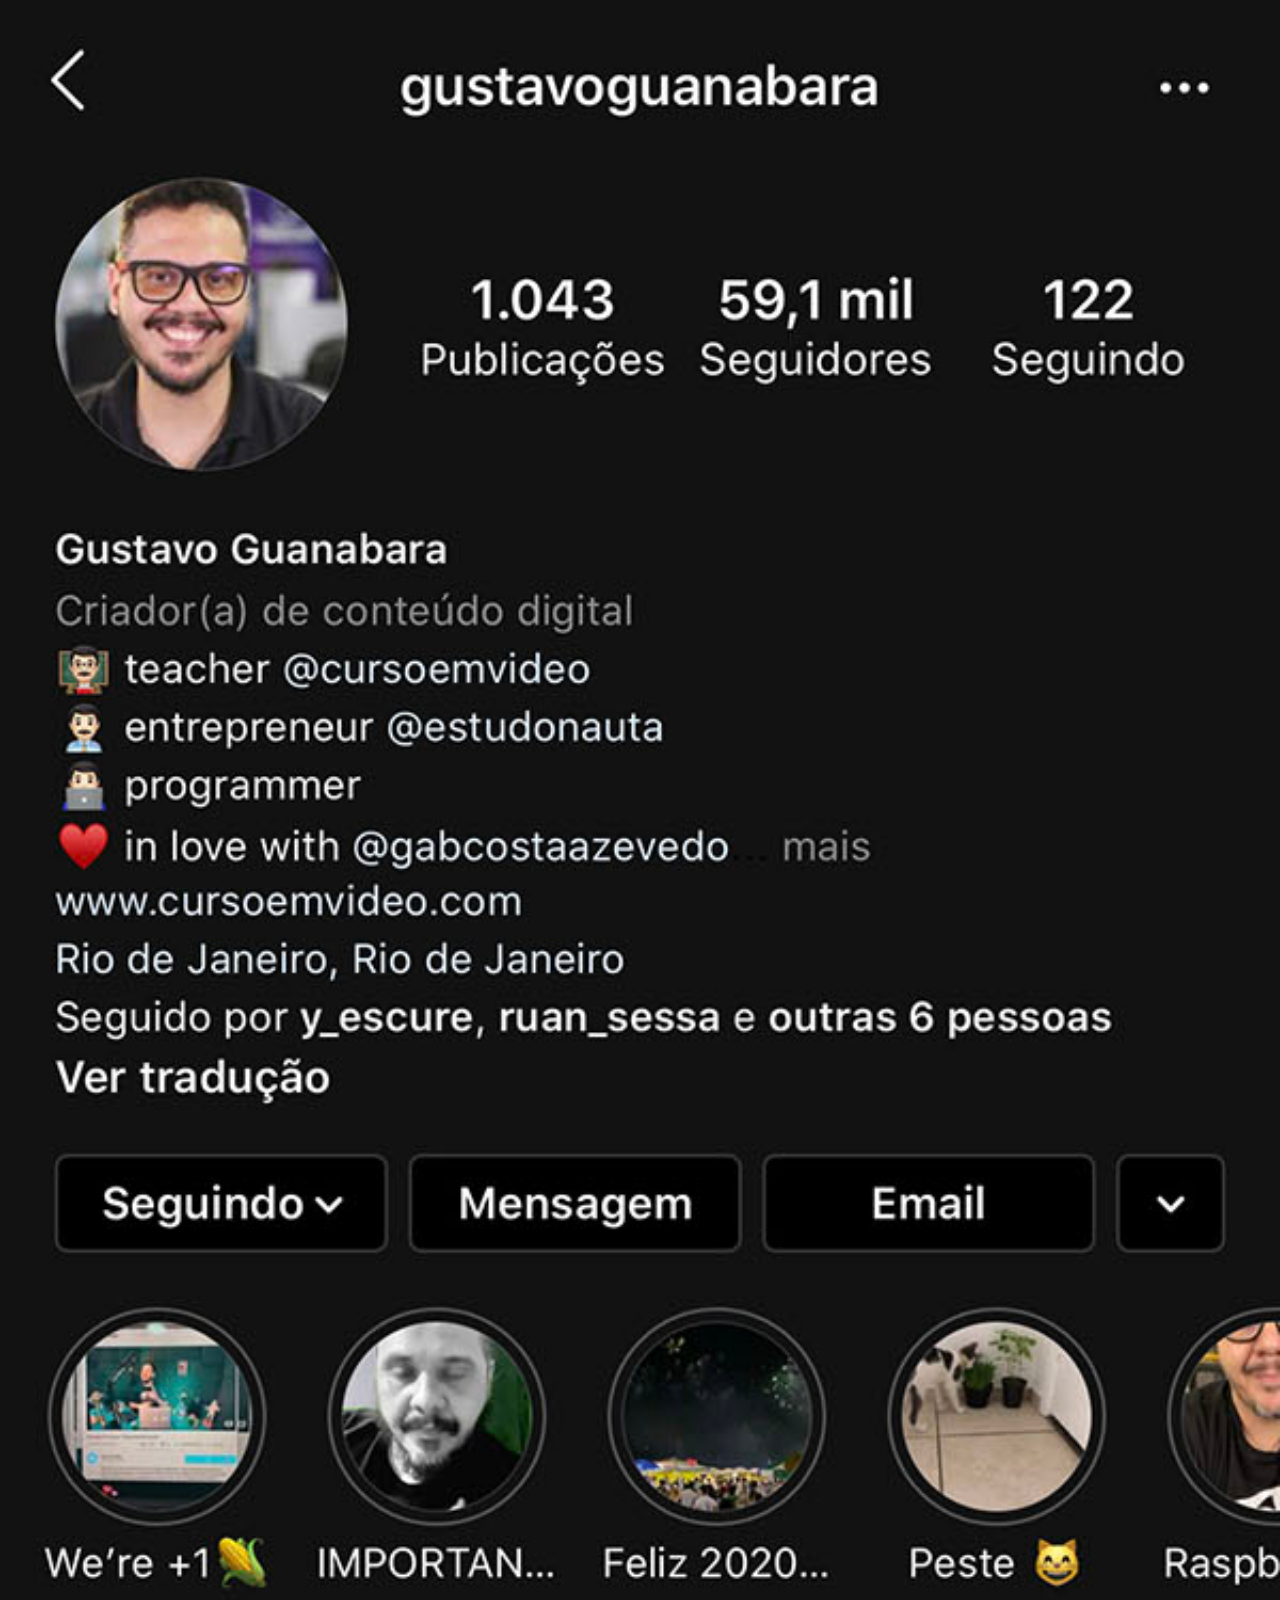
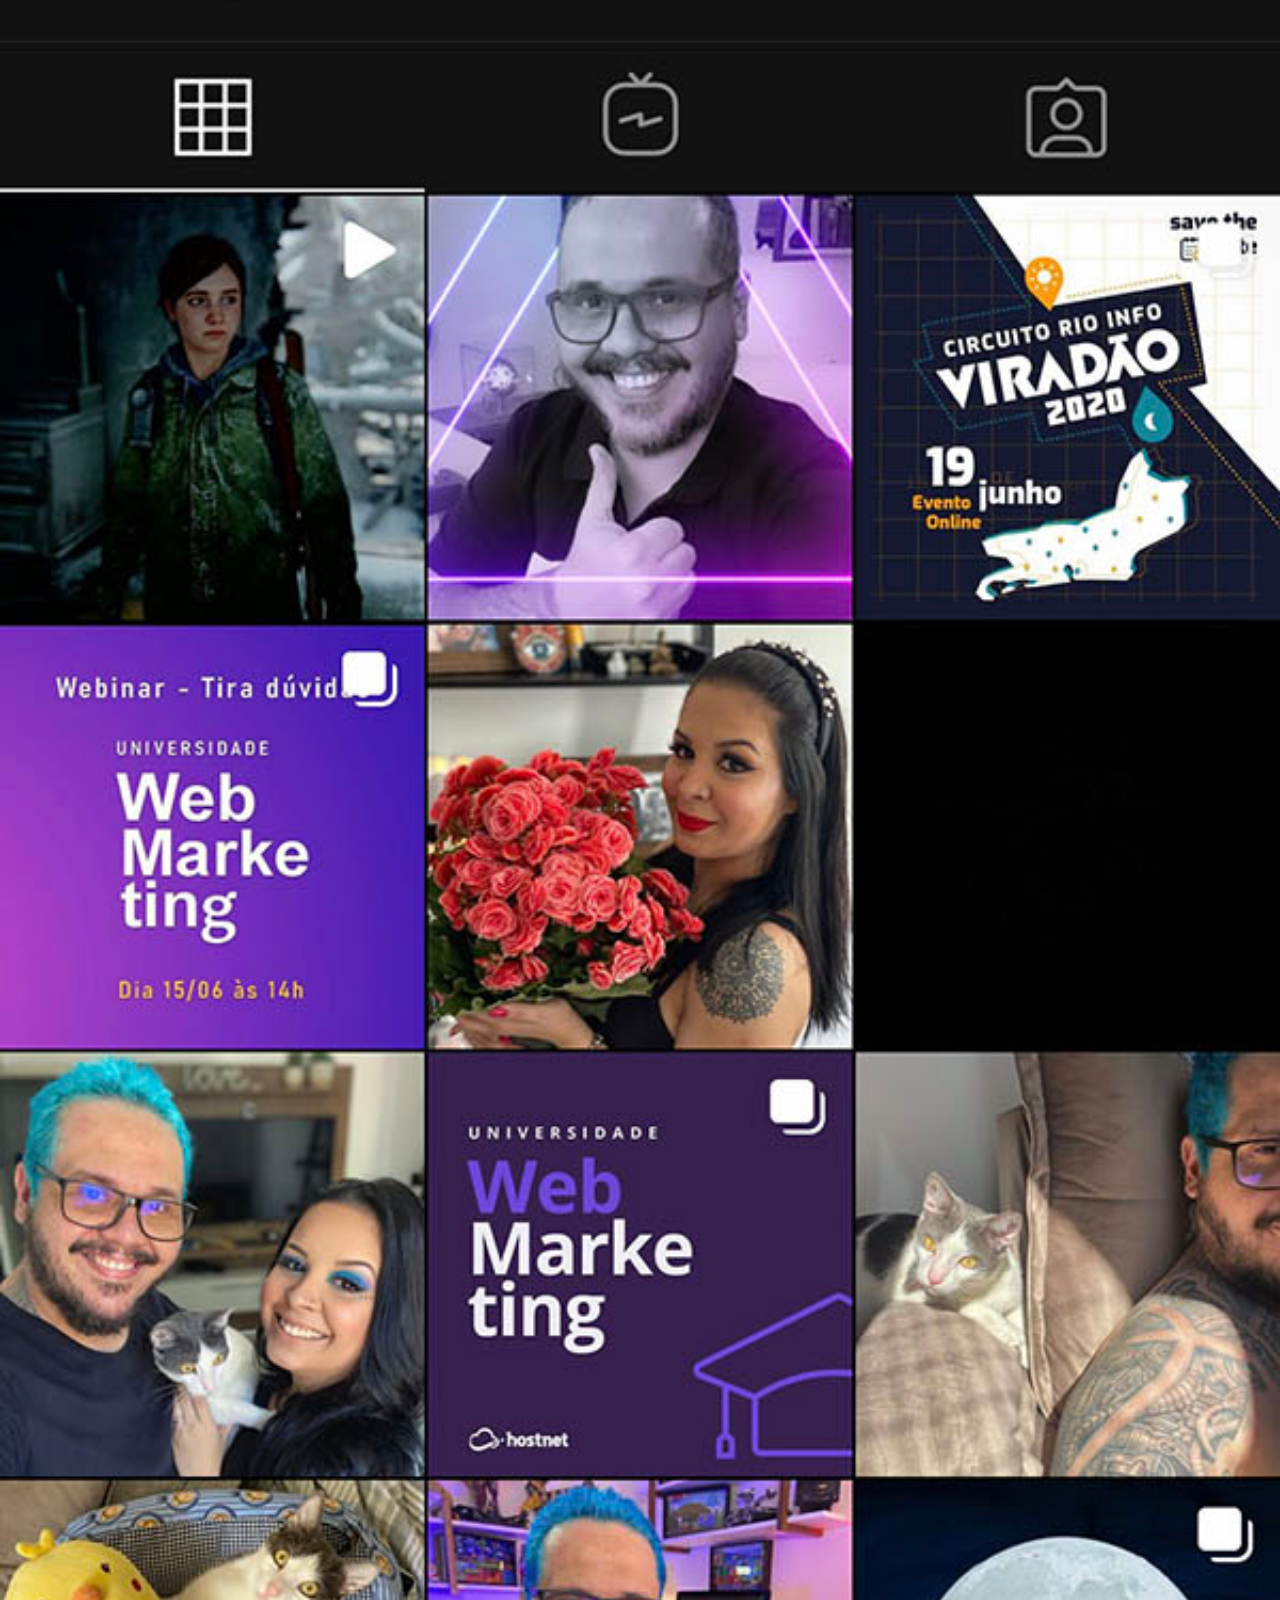
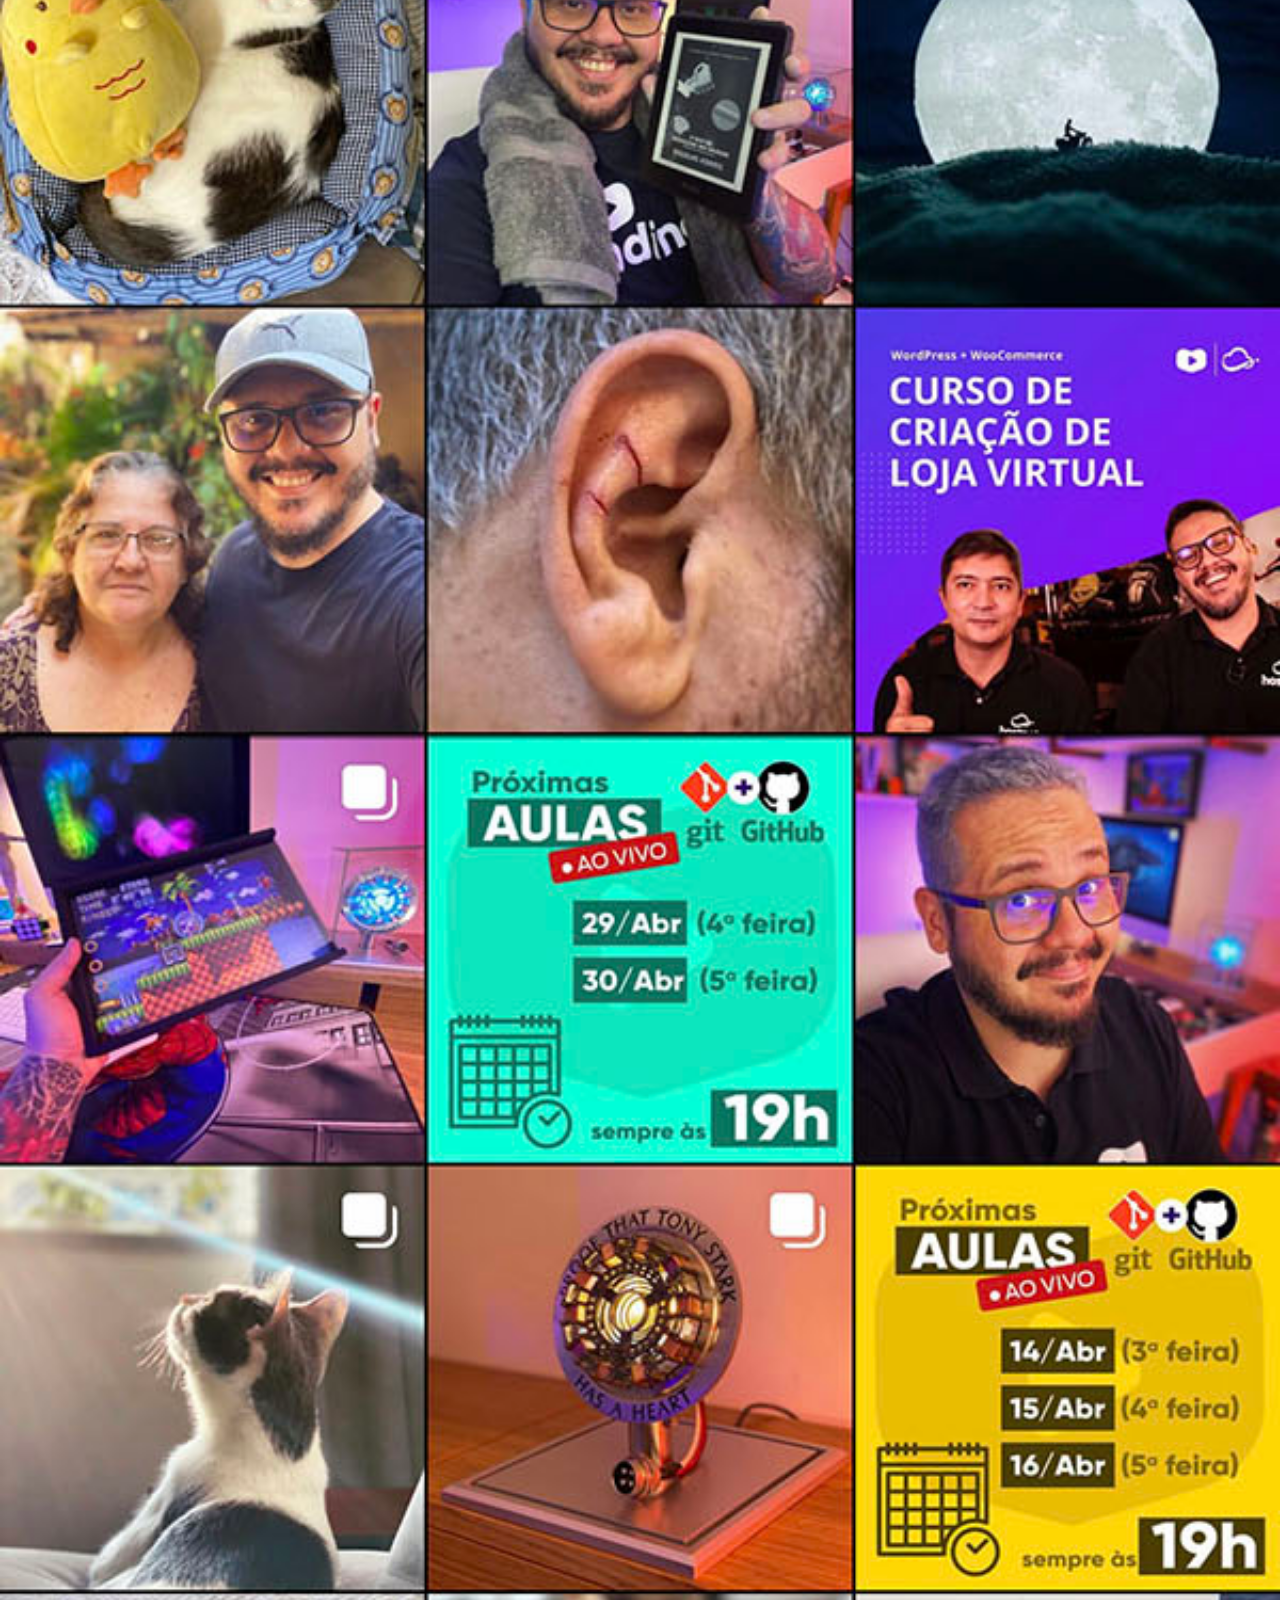
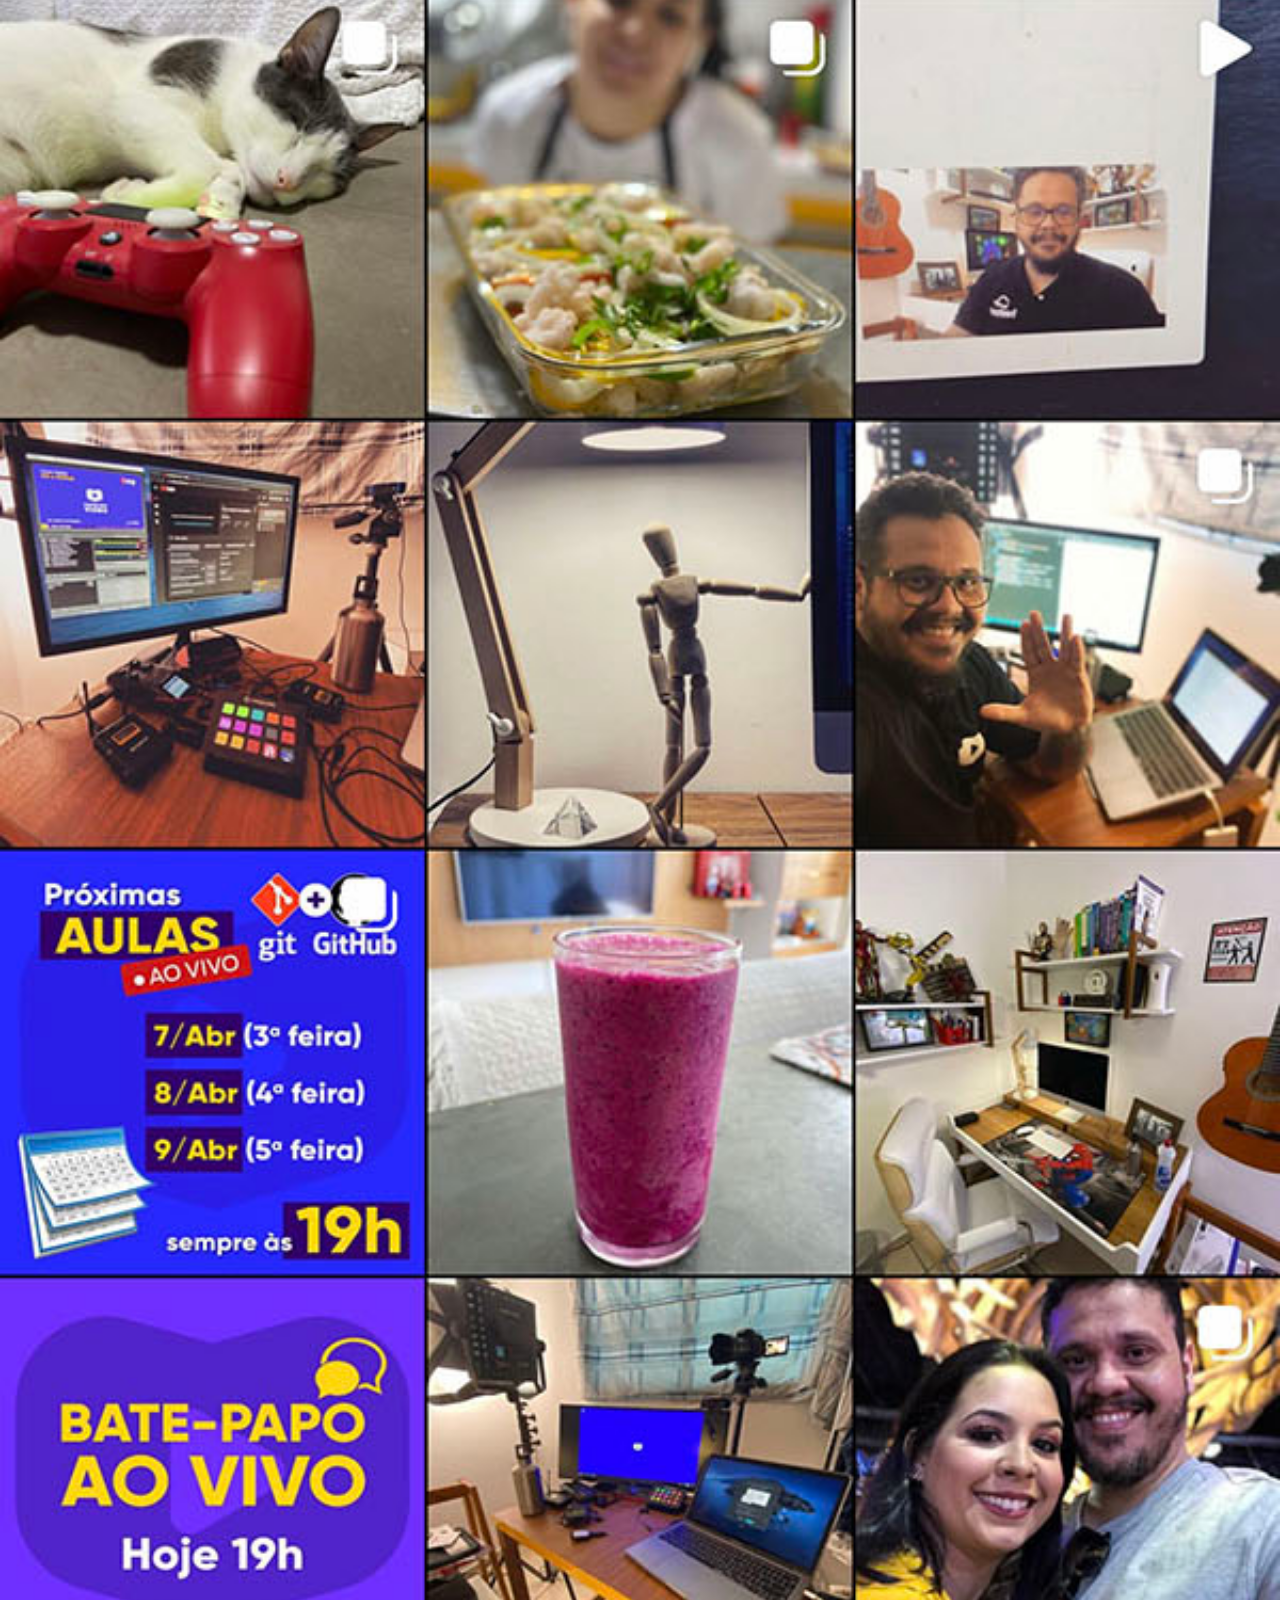
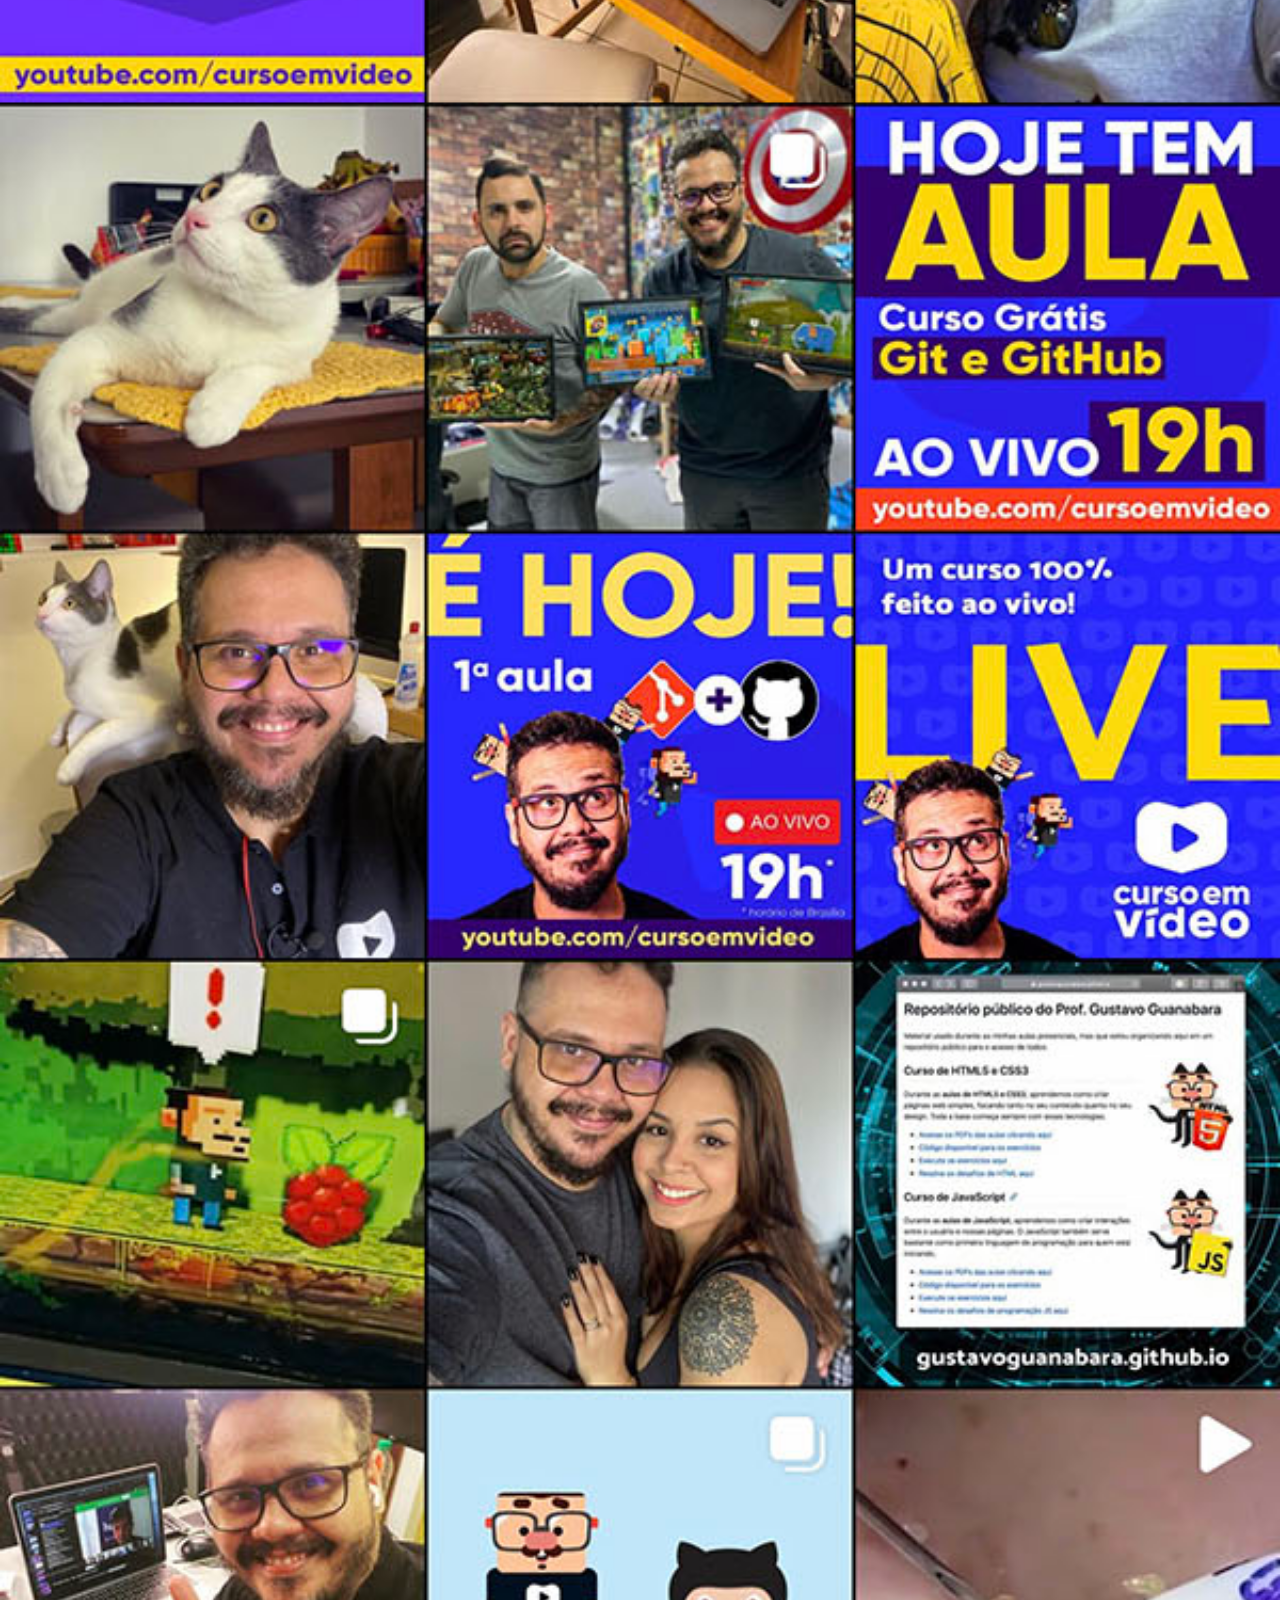
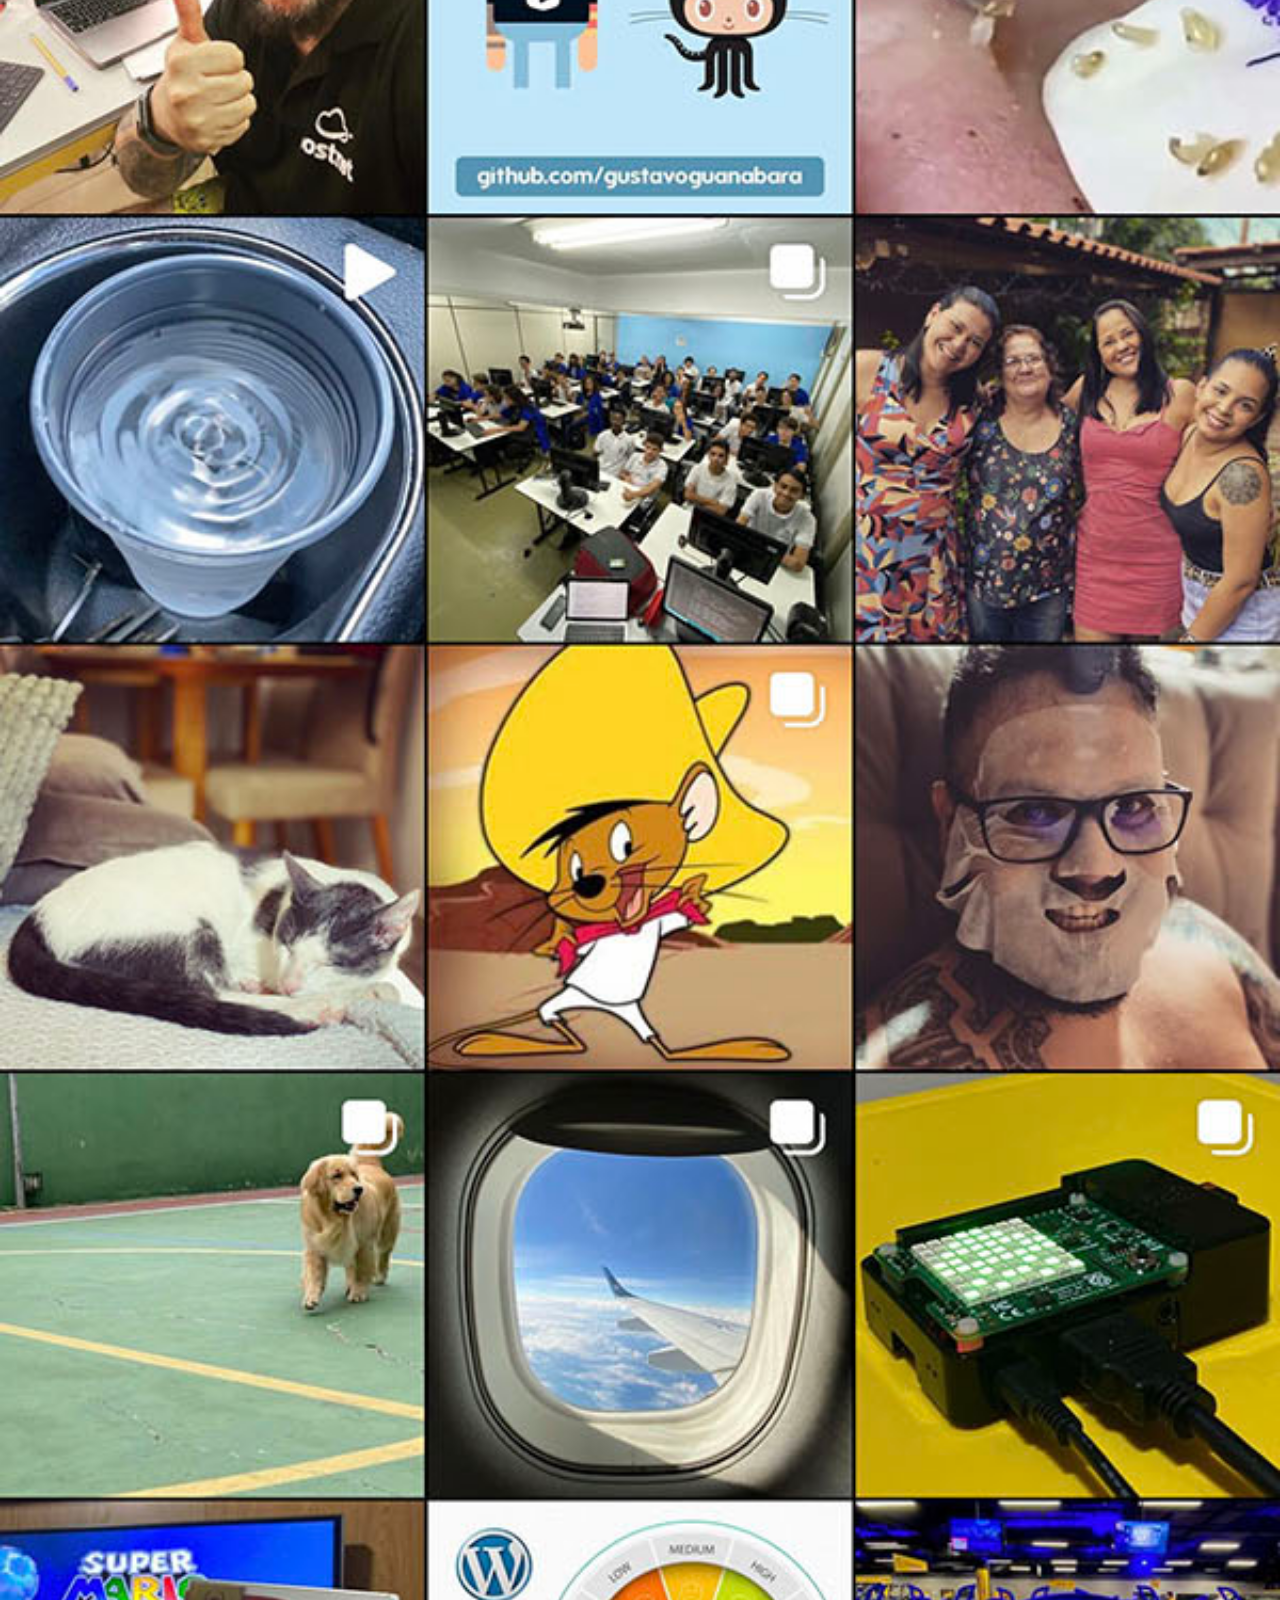
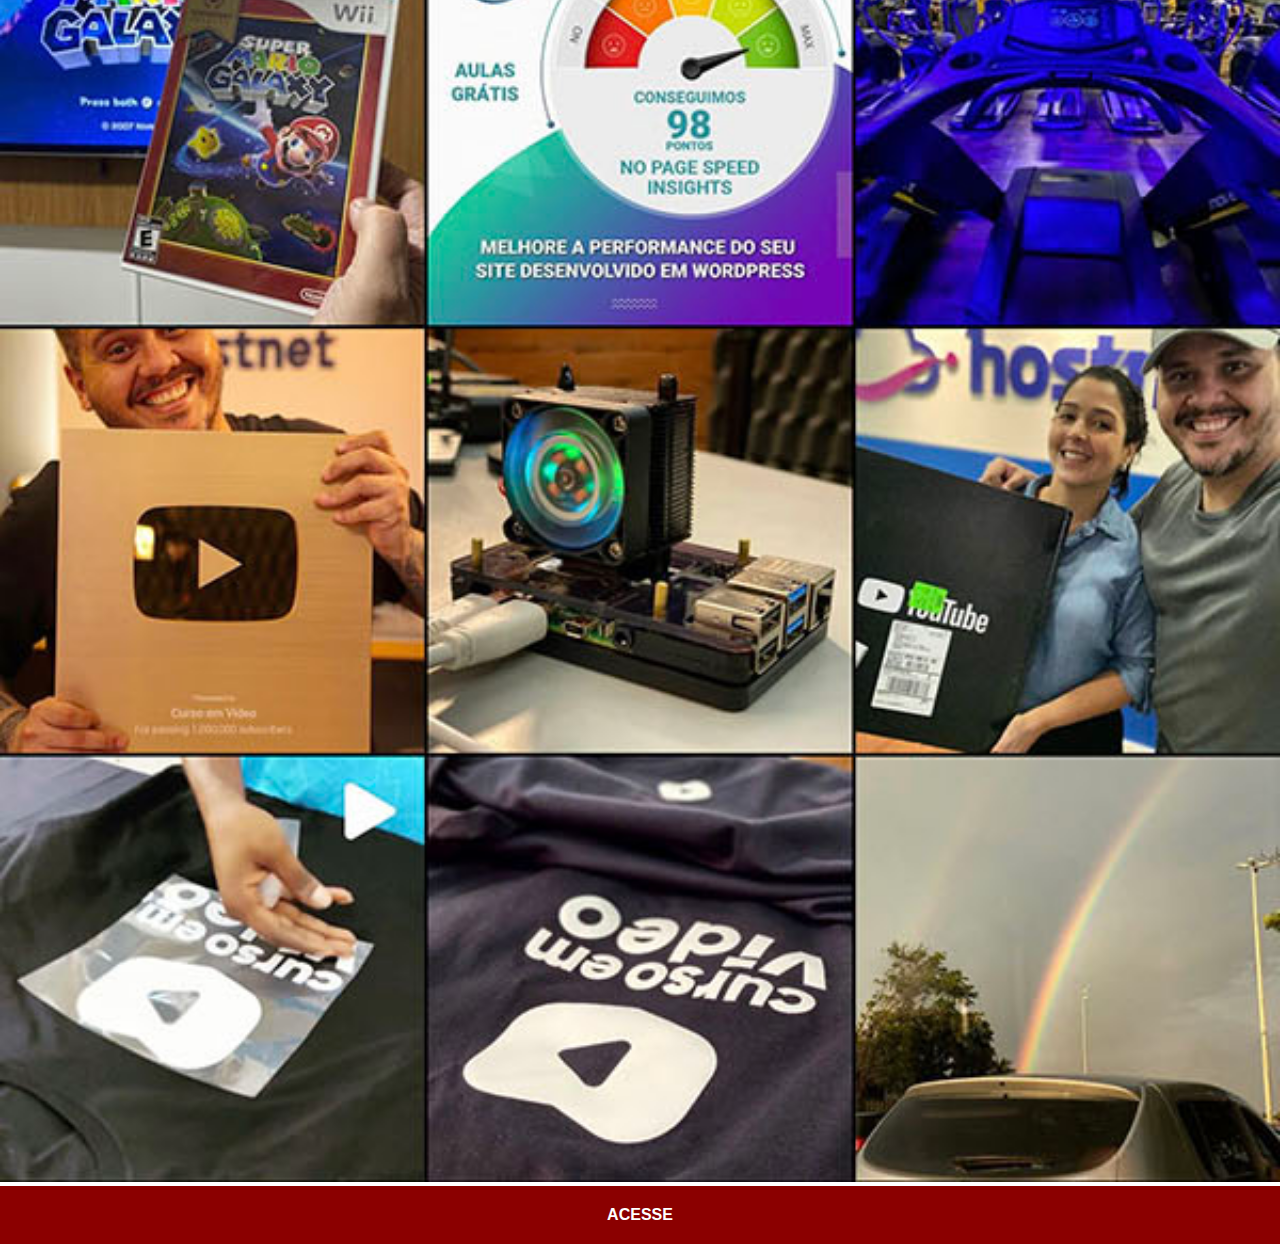
<file: instagram.html>
<!DOCTYPE html>
<html lang="en">
<head>
    <meta charset="UTF-8">
    <meta name="viewport" content="width=device-width, initial-scale=1.0">
    <title>Instagram</title>
    <link rel="stylesheet" href="estilos/social.css">
</head>
<body>
    <img src="imagens/tela-instagram.jpg" alt="">
    <a href="https://www.instagram.com" target="_blank">ACESSE</a>
</body>
</html>
</file>
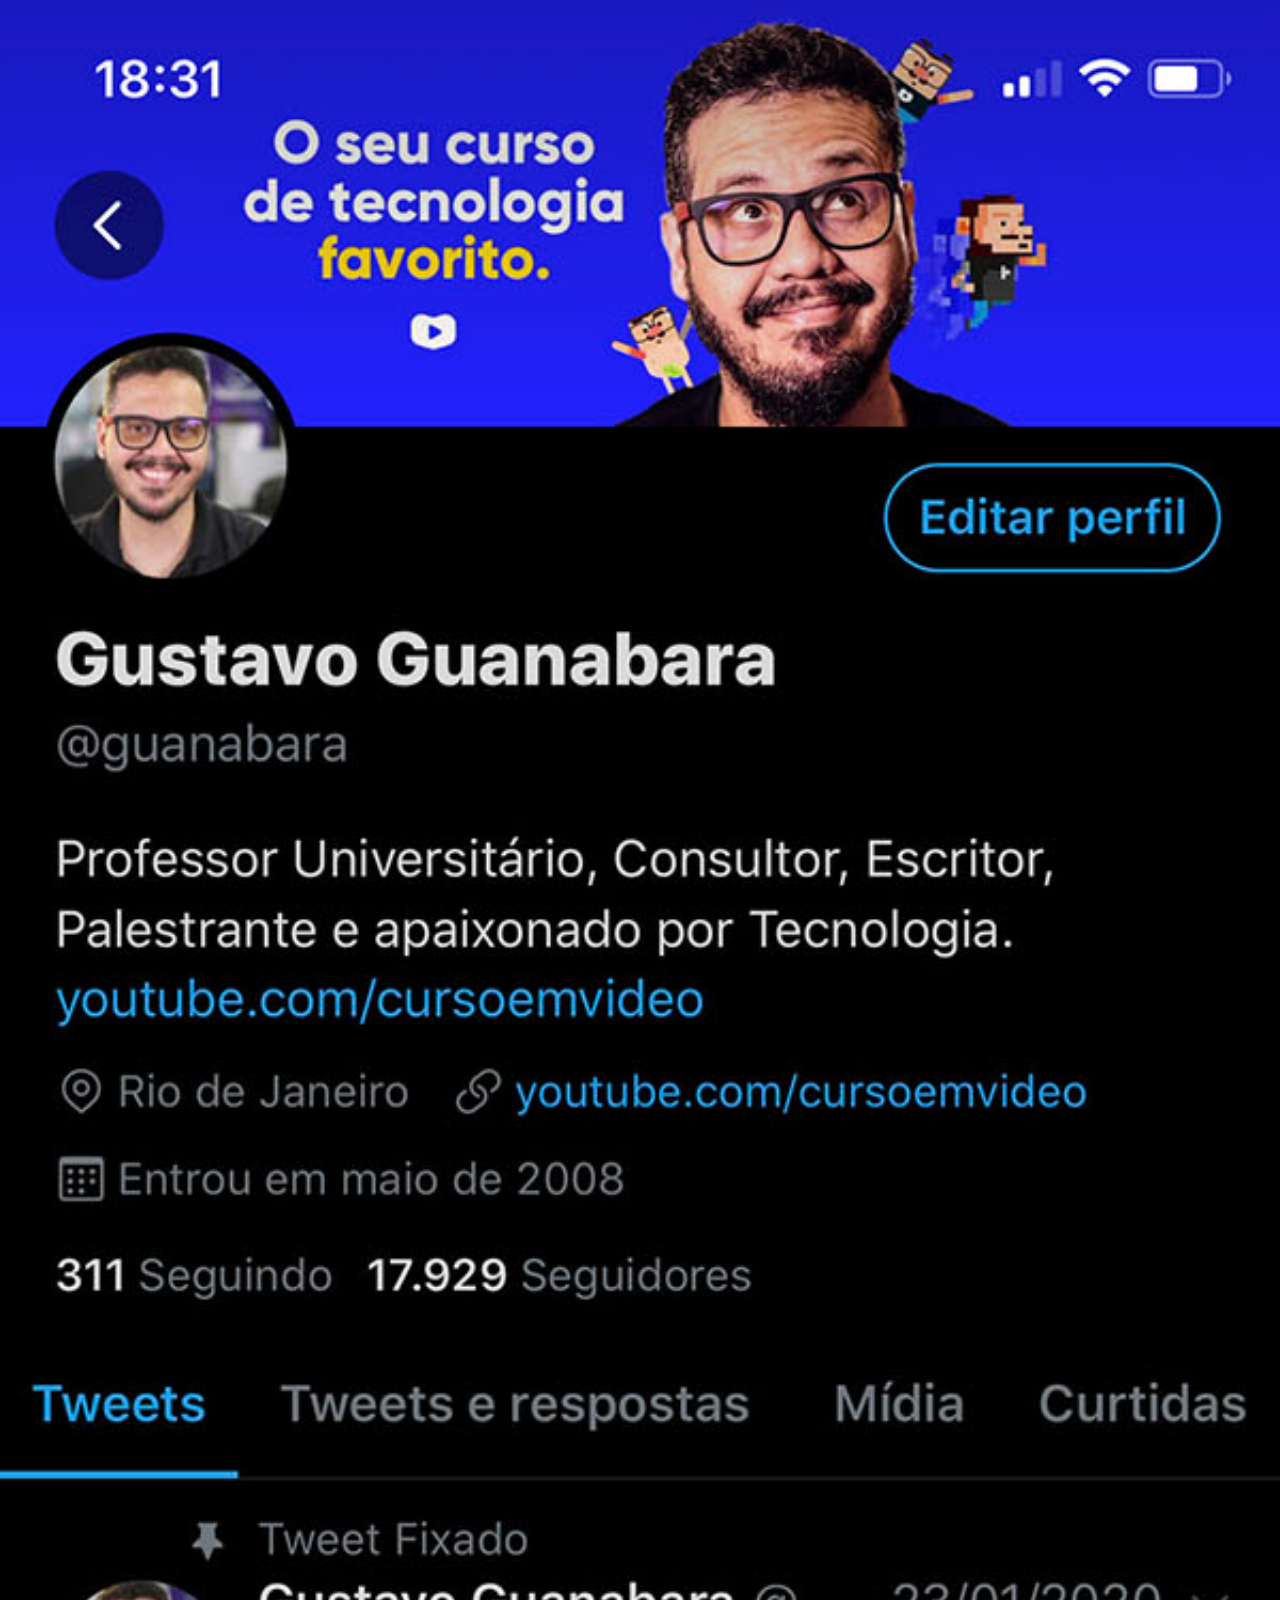
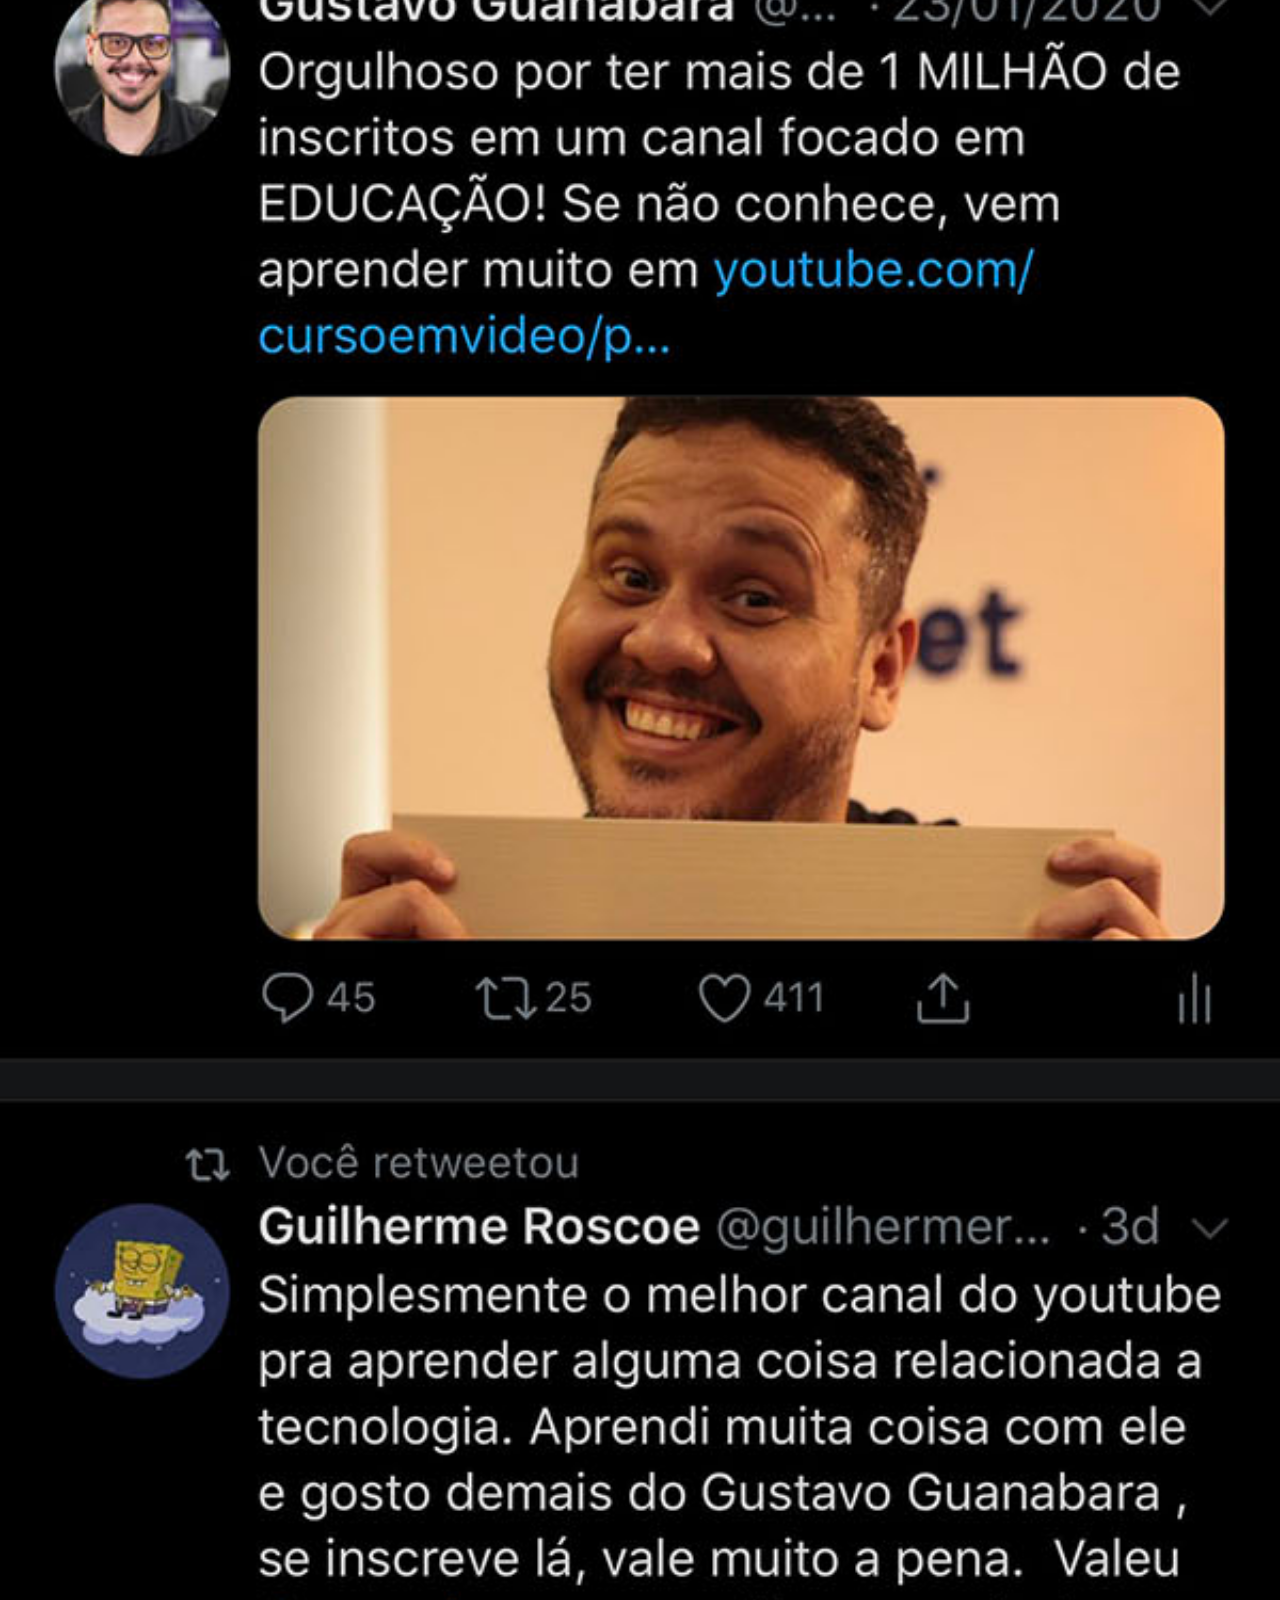
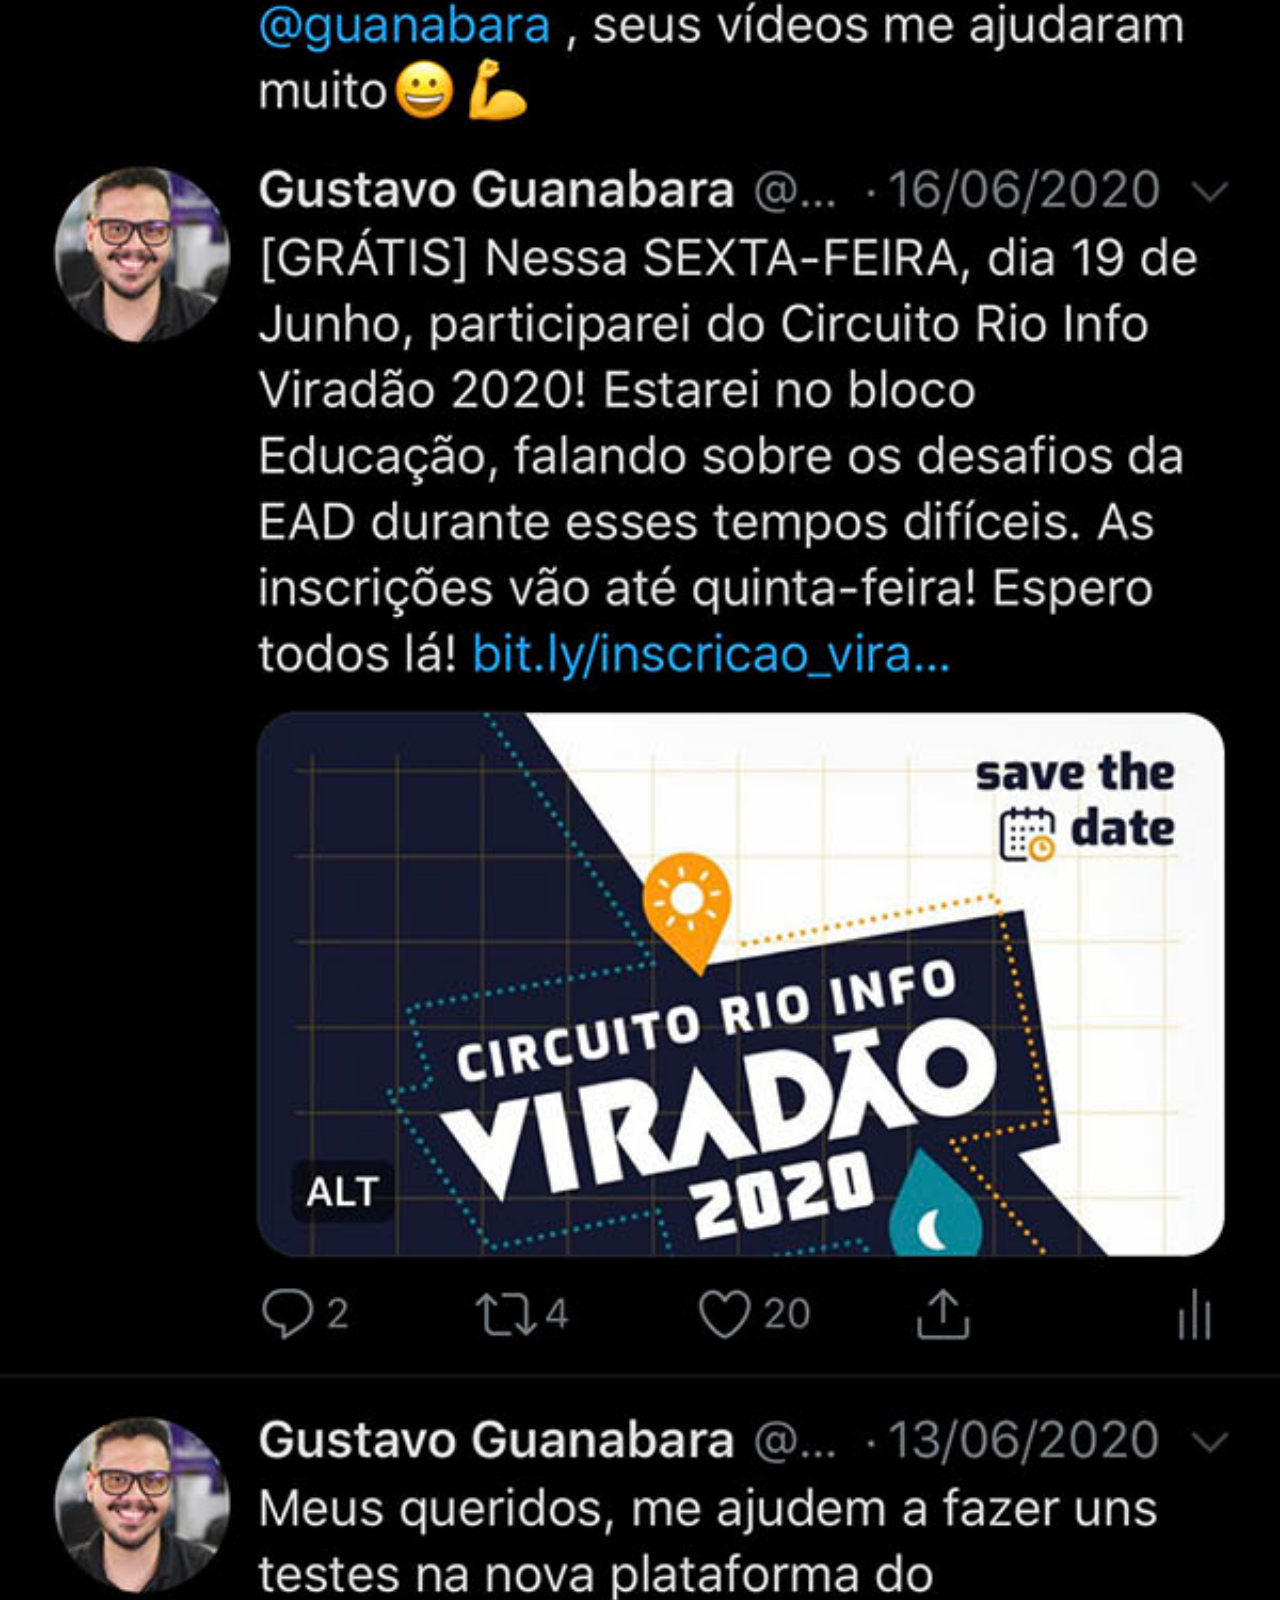
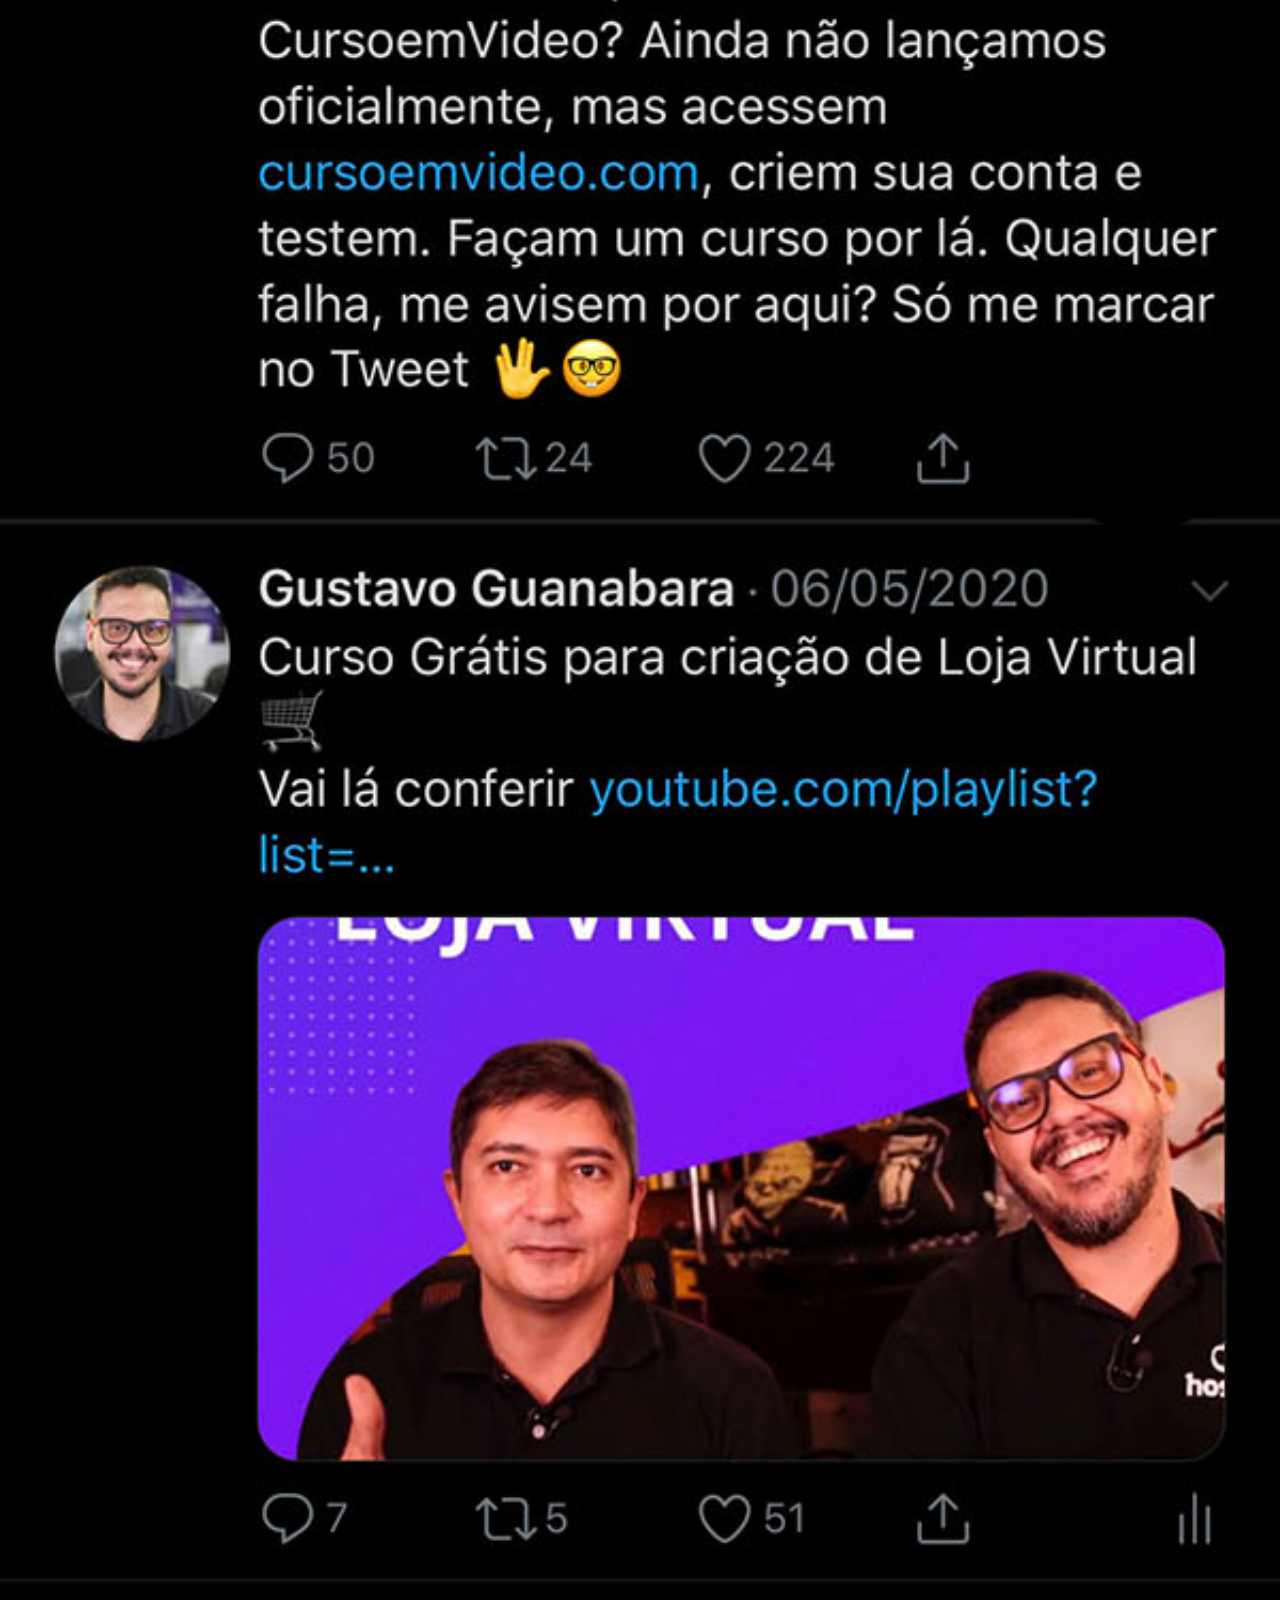
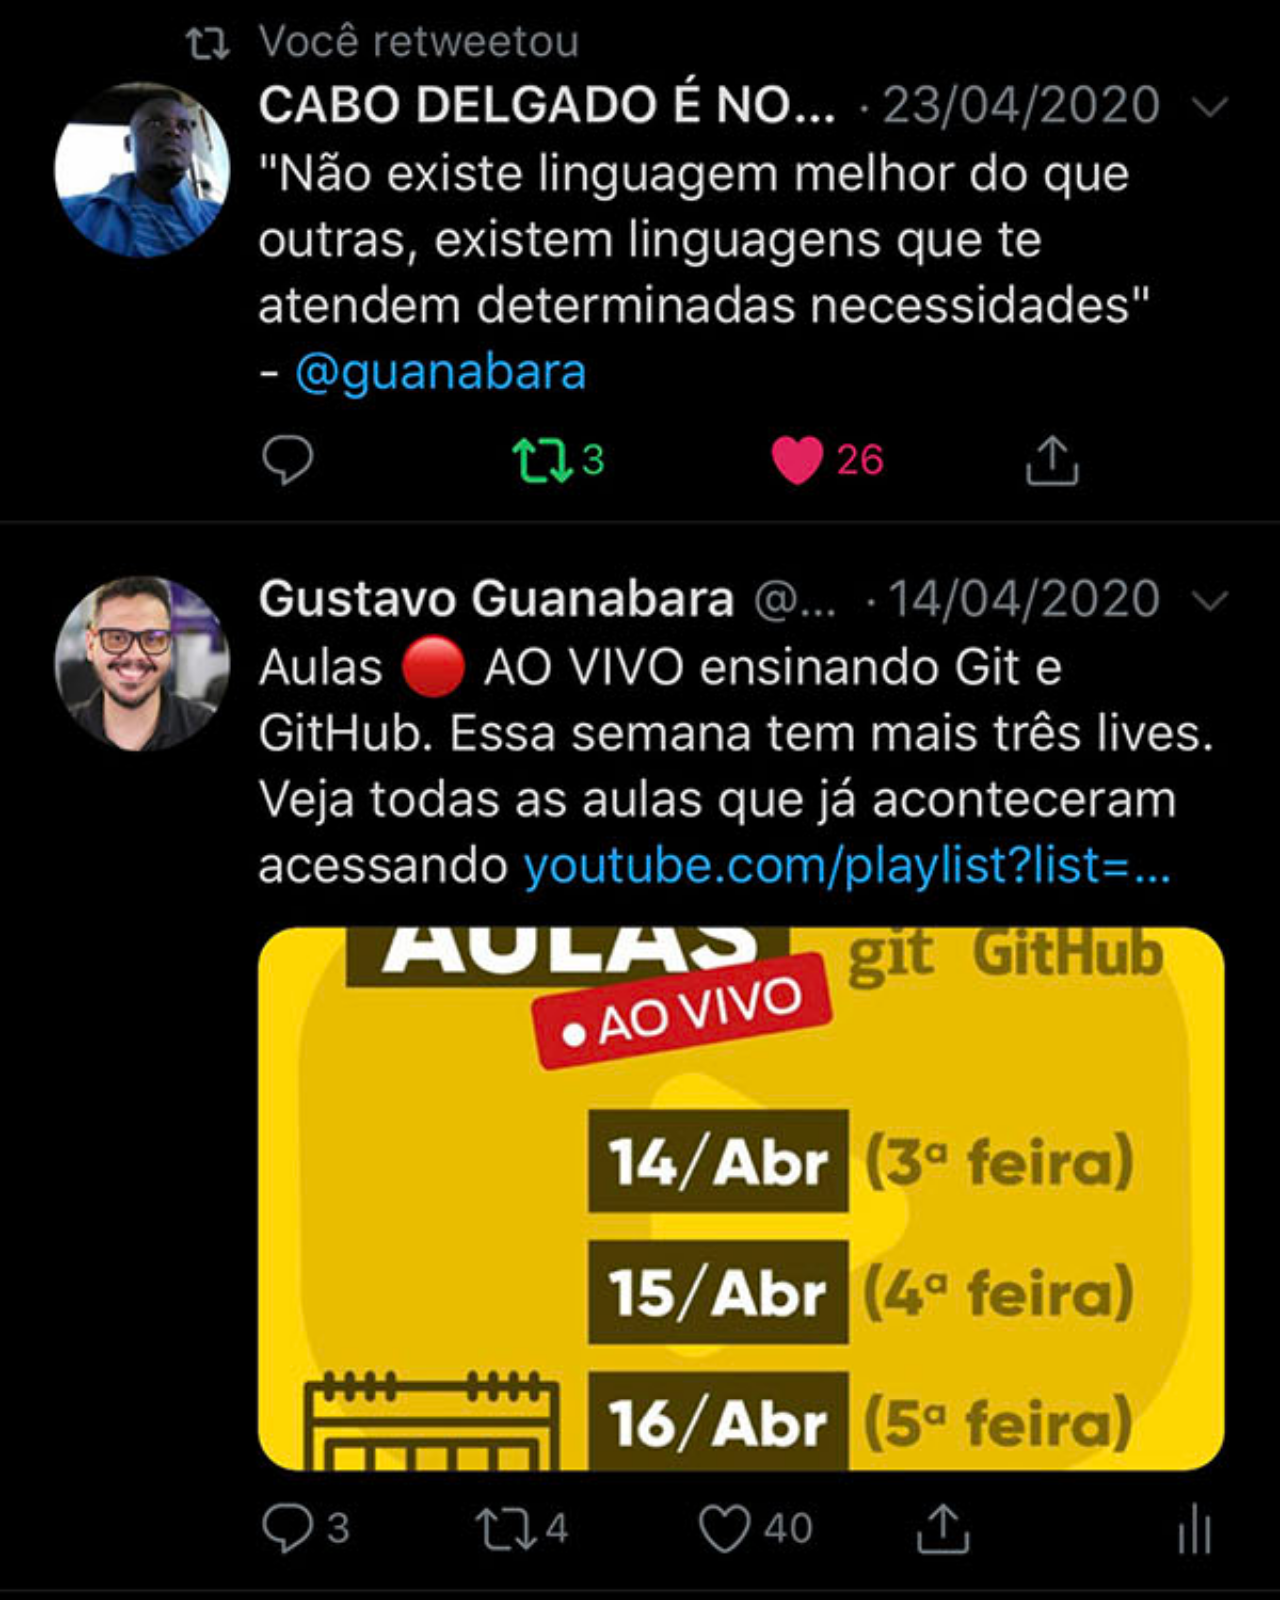
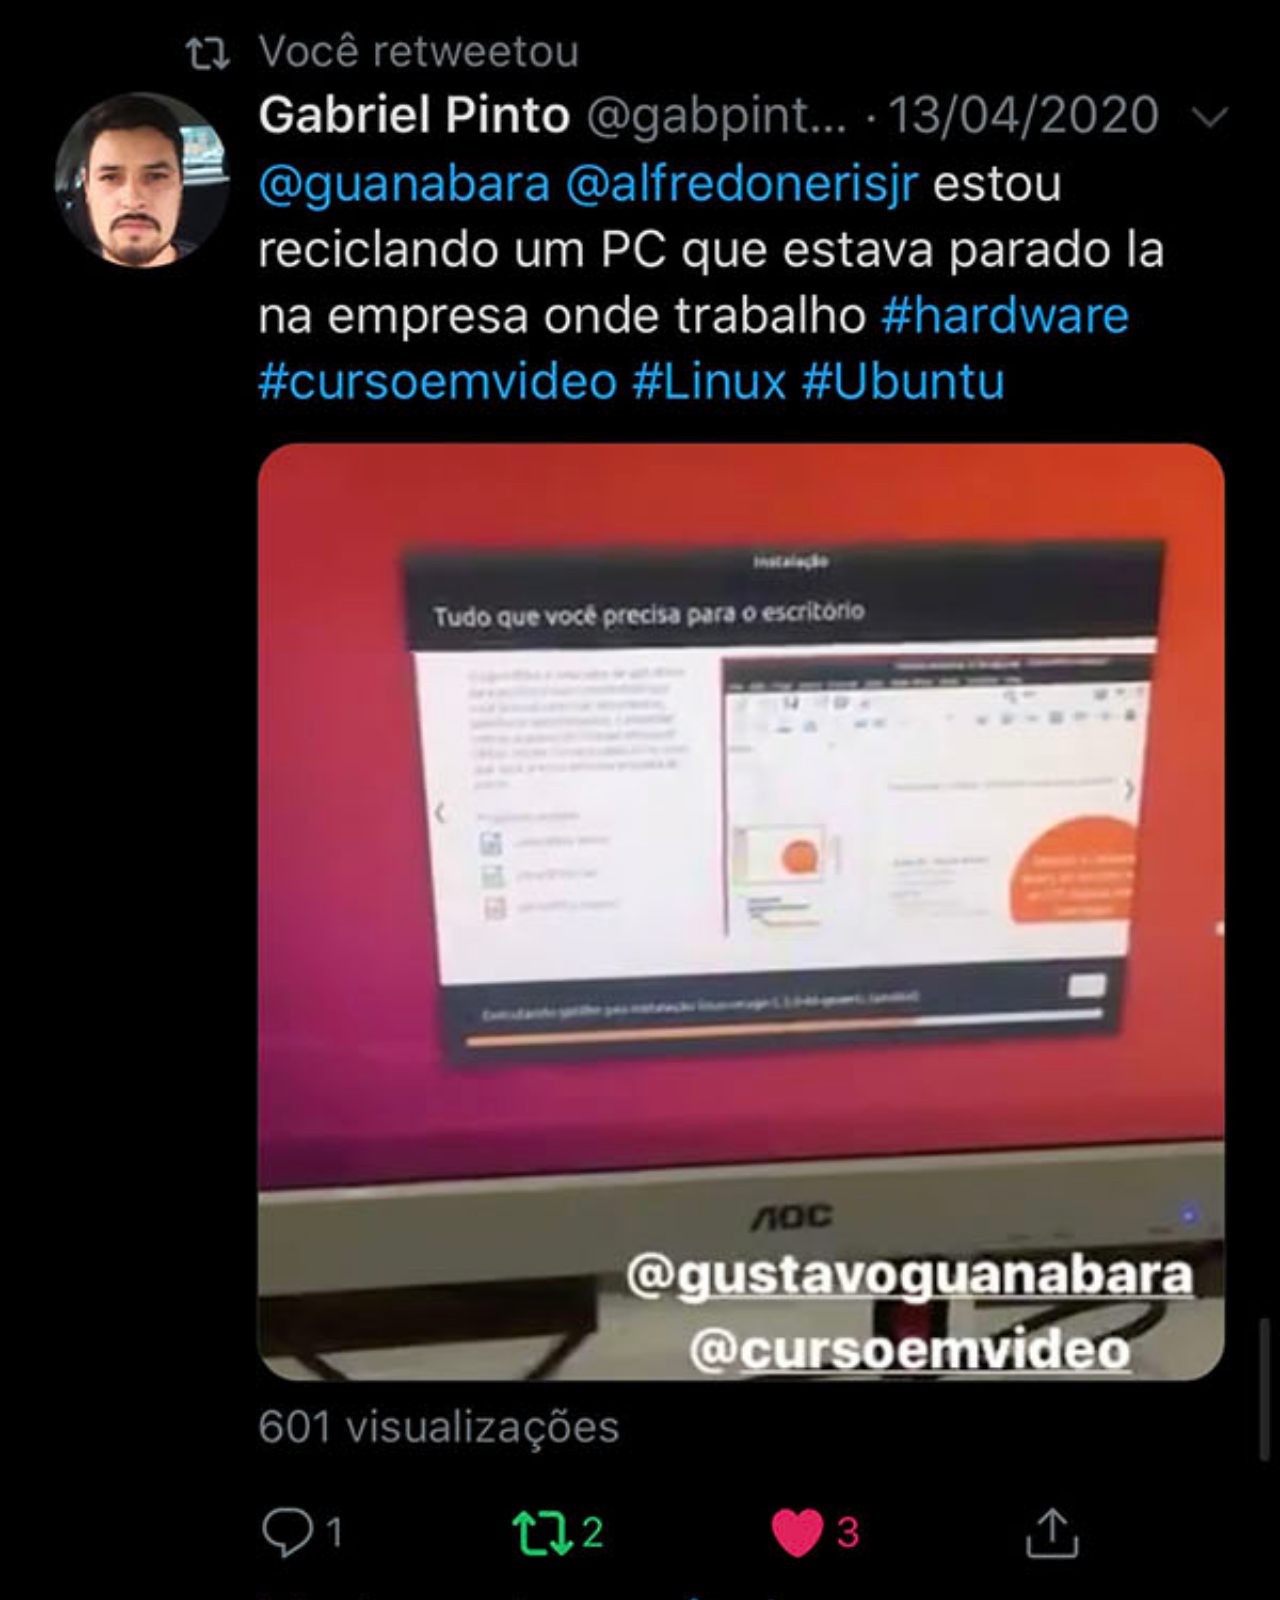
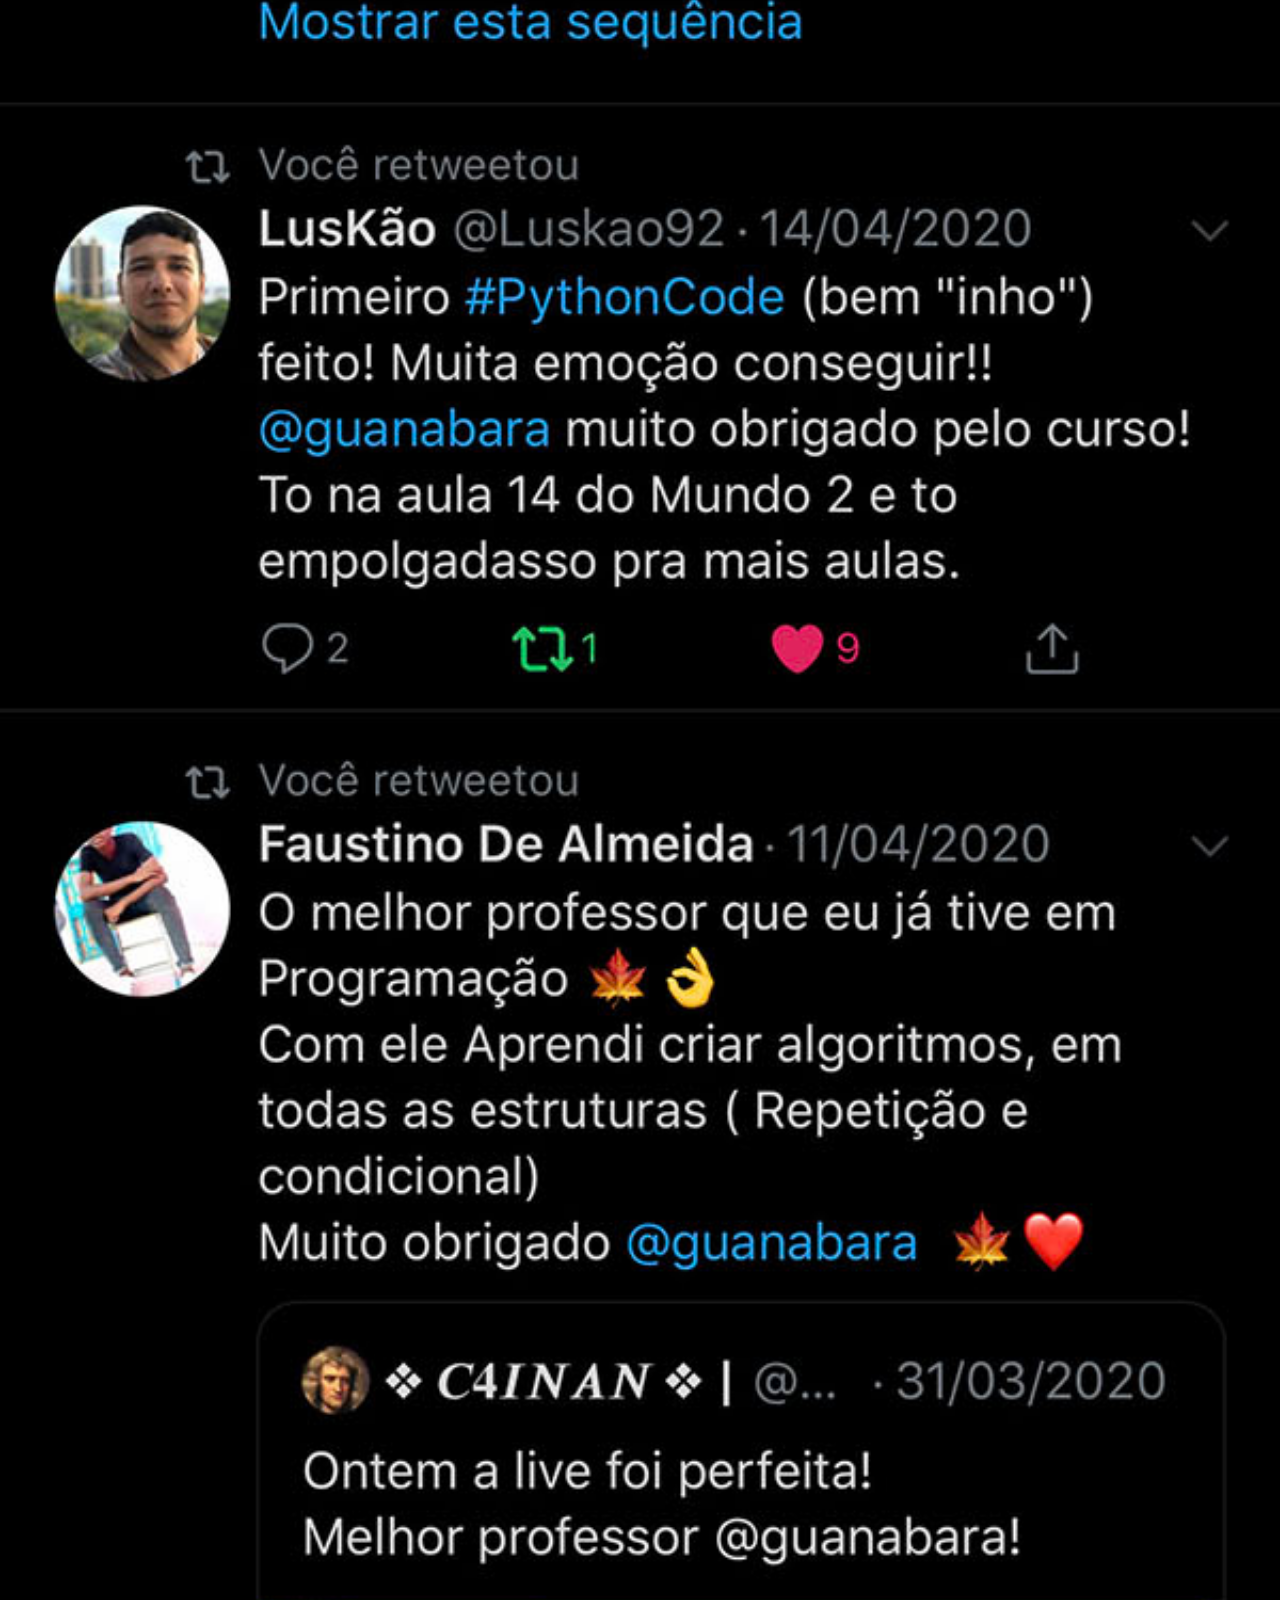
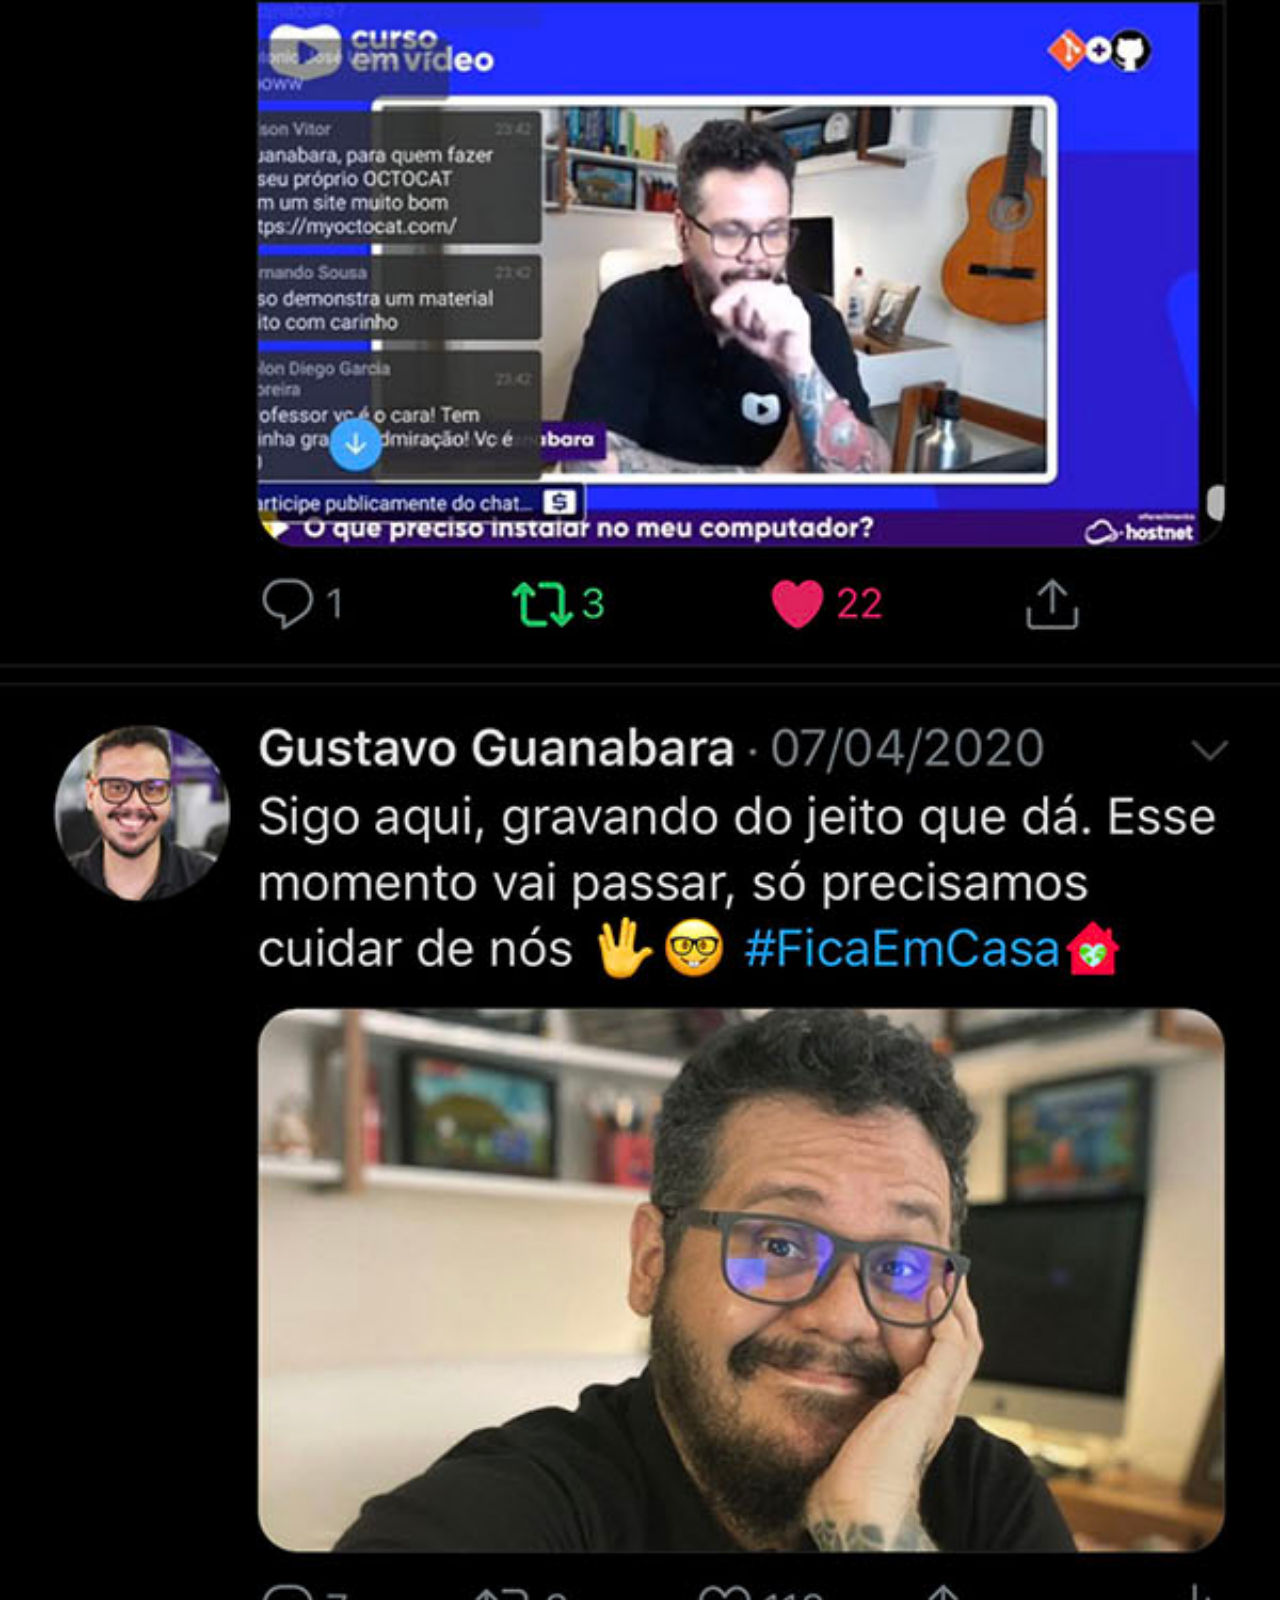
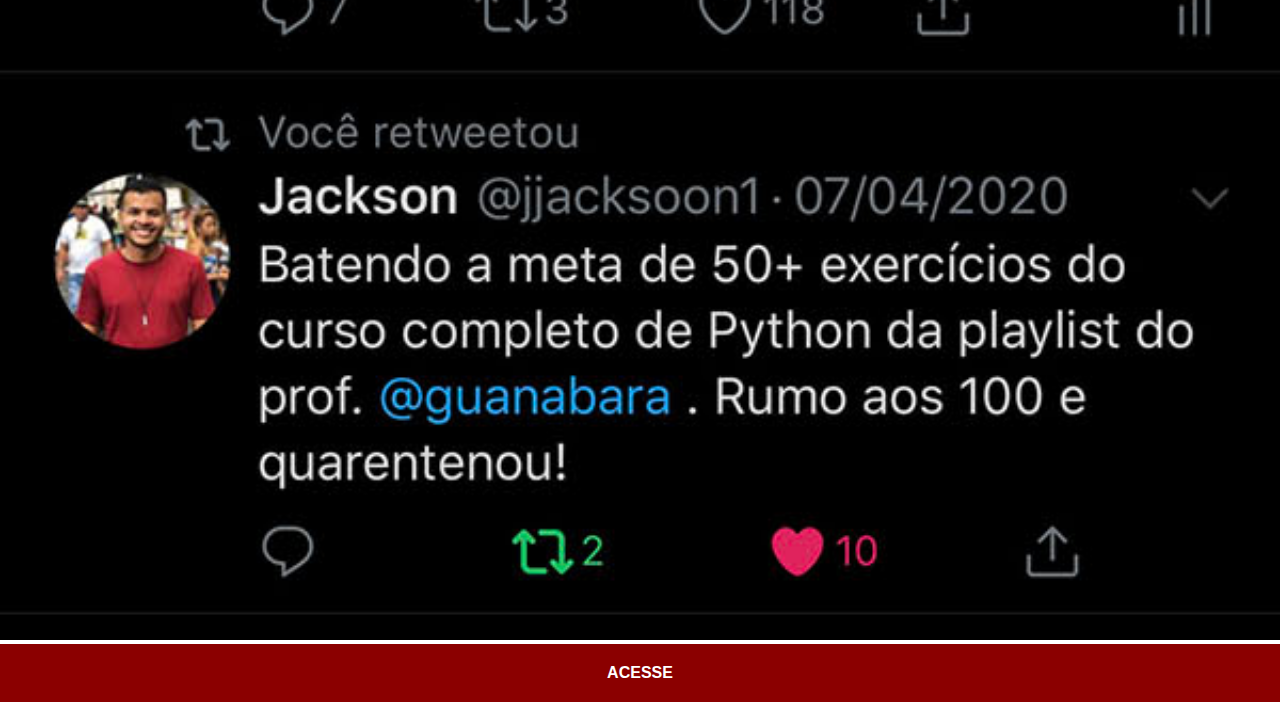
<file: twitter.html>
<!DOCTYPE html>
<html lang="en">
<head>
    <meta charset="UTF-8">
    <meta name="viewport" content="width=device-width, initial-scale=1.0">
    <title>Twitter</title>
    <link rel="stylesheet" href="estilos/social.css">
</head>
<body>
    <img src="imagens/tela-twitter.jpg" alt="Twitter">
    <a href="https://twitter.com" target="_blank">ACESSE</a>
</body>
</html>
</file>
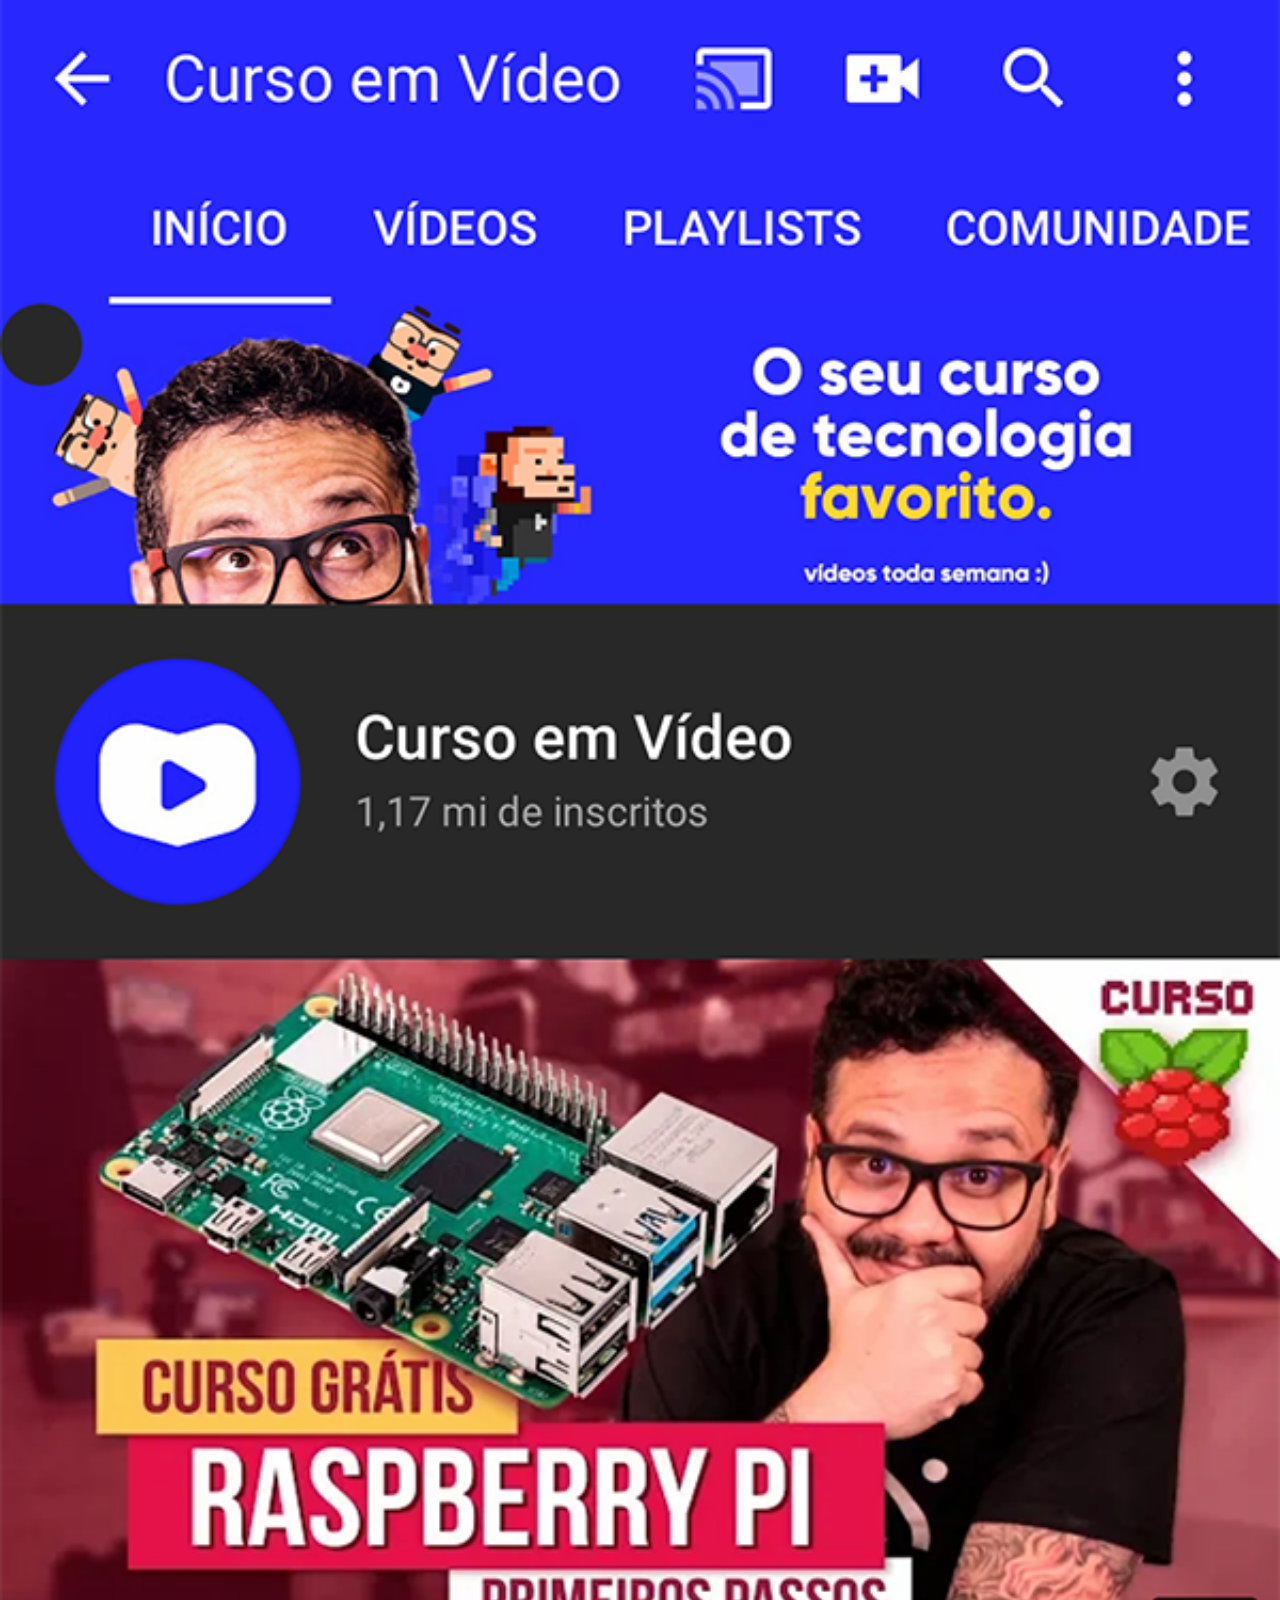
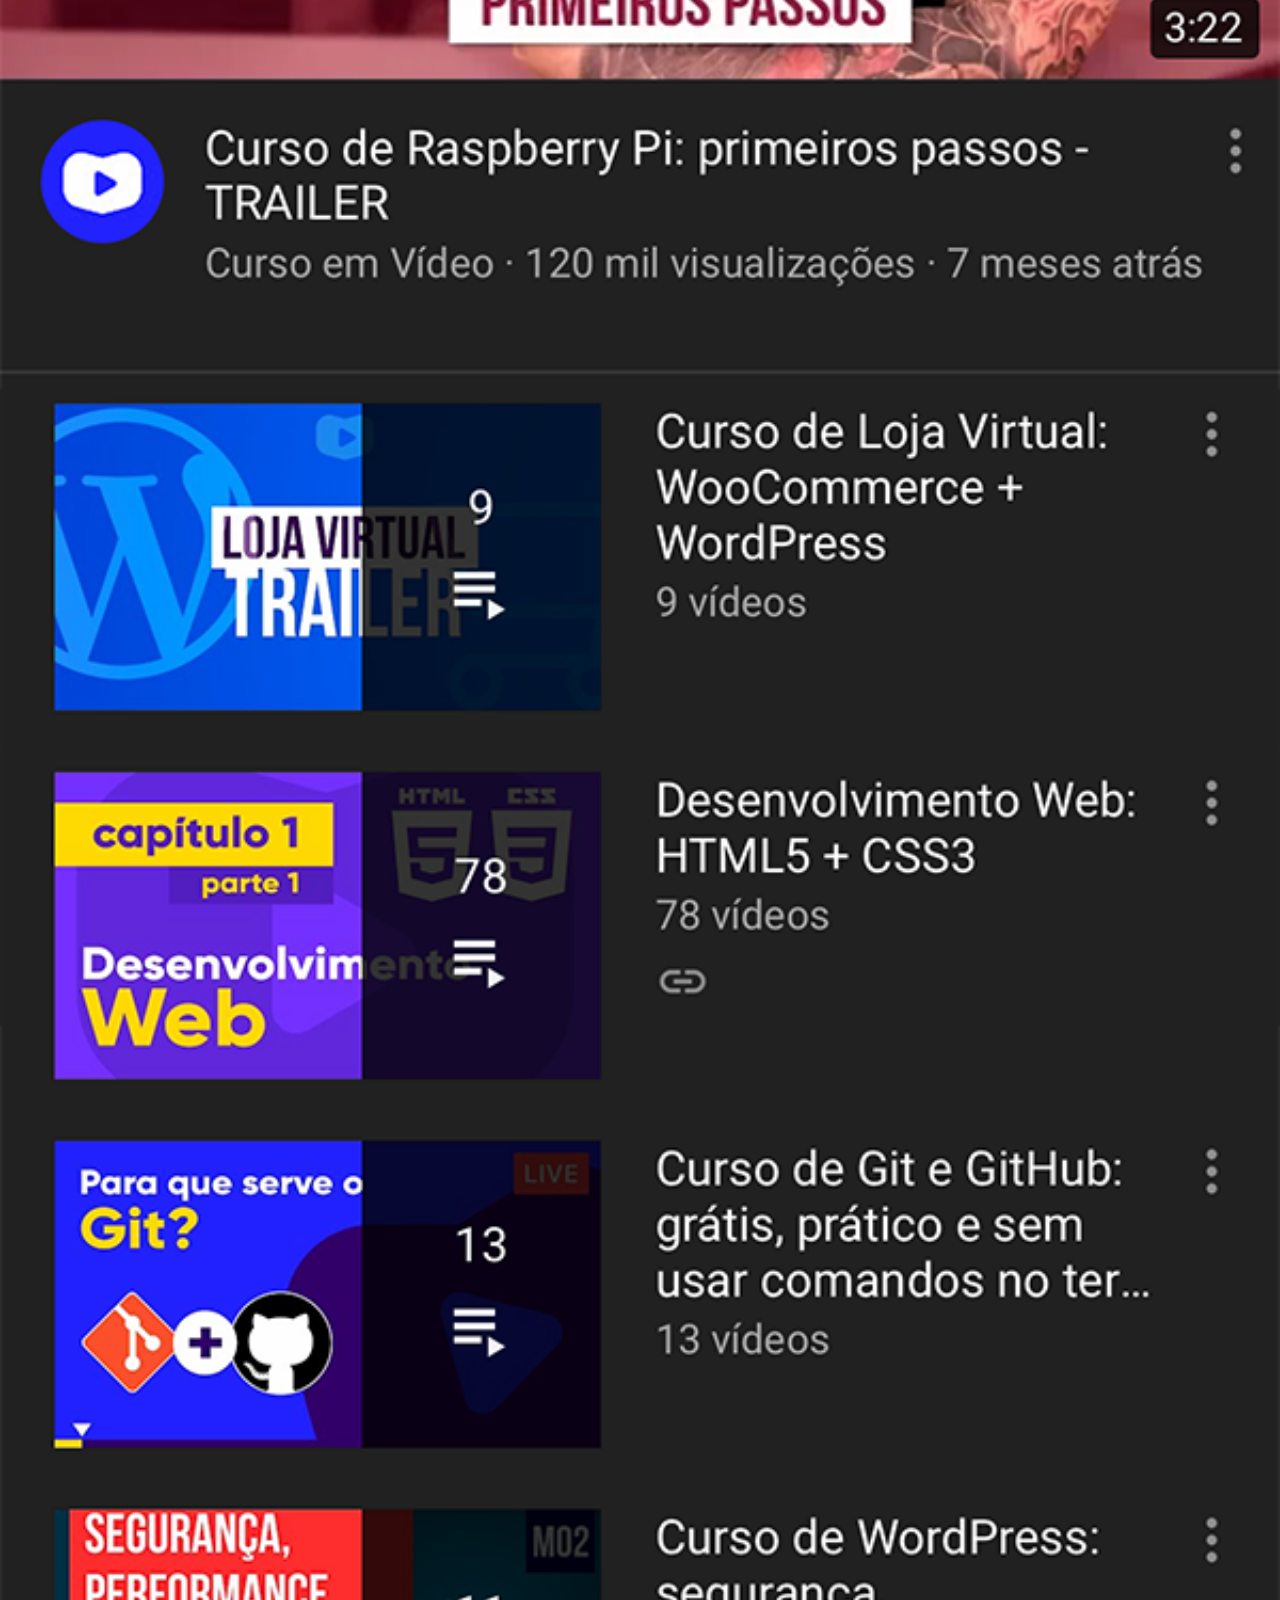
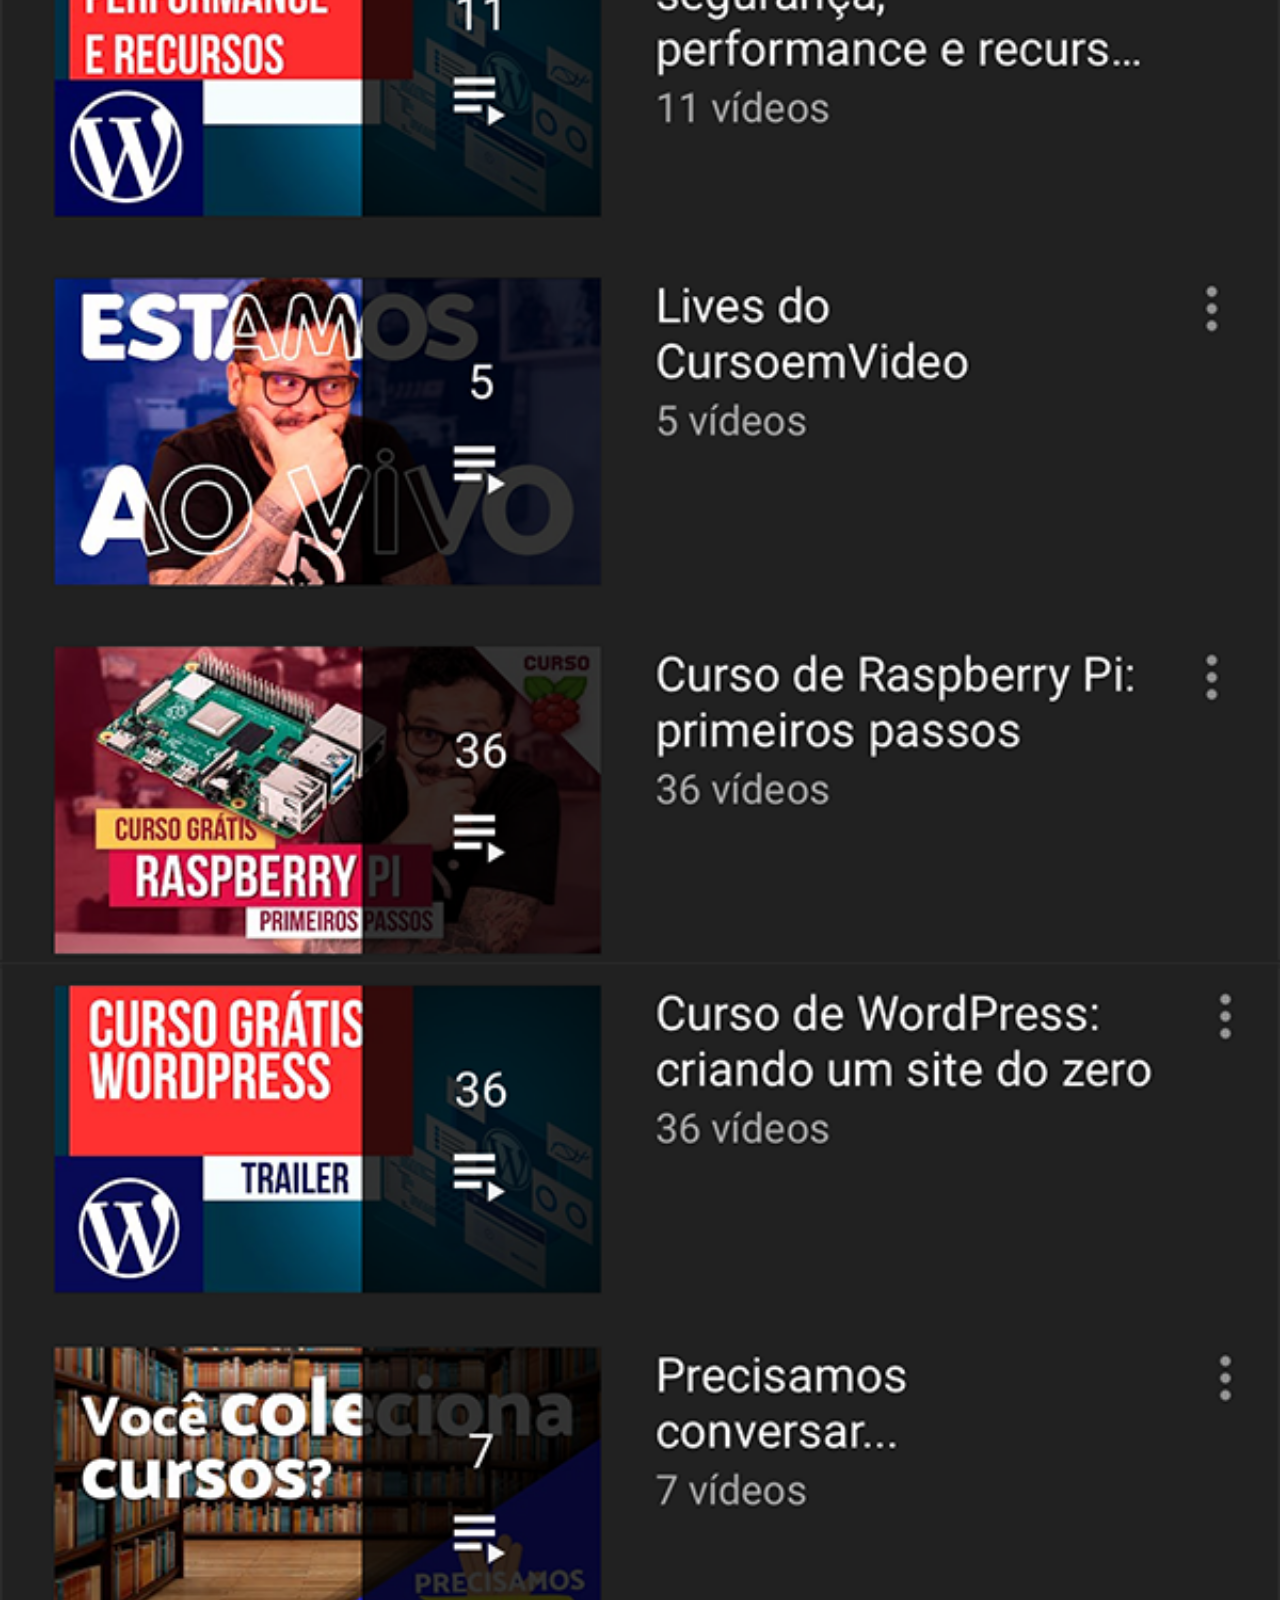
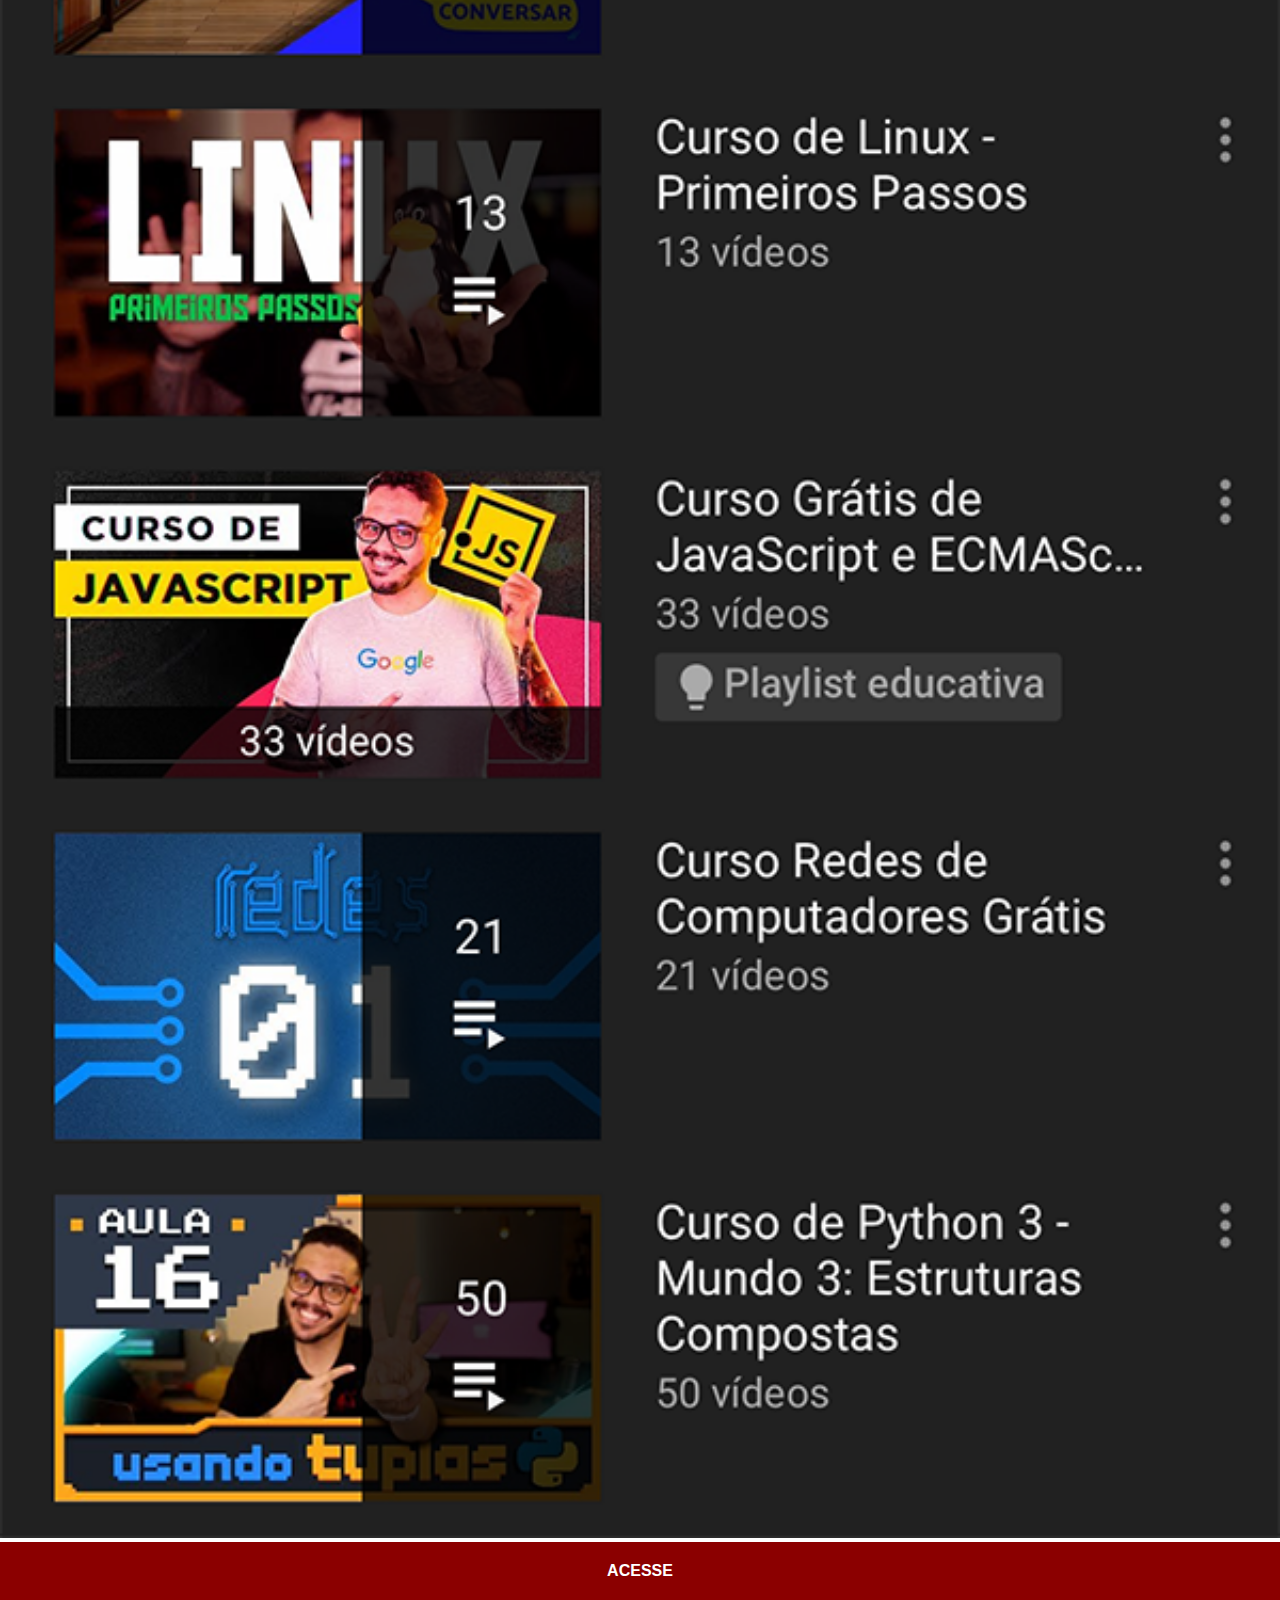
<file: youtube.html>
<!DOCTYPE html>
<html lang="en">
<head>
    <meta charset="UTF-8">
    <meta name="viewport" content="width=device-width, initial-scale=1.0">
    <title>Youtube</title>
   <link rel="stylesheet" href="estilos/social.css">
</head>
<body>
    <img src="imagens/tela-youtube.png" alt="">
    <a href="https://www.youtube.com" target="_blank">ACESSE</a>
</body>
</html>
</file>
<file: estilos/style.css>
@charset "UTF-8";

* {
    margin: 0px;
    padding: 0px;
    font-family: Arial, Helvetica, sans-serif;
}

html, body {
    height: 100vh;
    width: 100vw;
    background-color: black;
}

body {
    background: url(../imagens/fundo-madeira.jpg) no-repeat top center;
    background-size: cover;
    background-attachment: fixed;
}

main {
    position: relative;
    height: 100vh;
}

section#telefone {
    position: absolute;
    top: 50%;
    left: 50%;
    transform: translate(-50%, -50%);

    height: 627px;
    width: 311px;
    background-image: url(../imagens/frame-iphone.png);
    background-repeat: no-repeat;
}

iframe#tela {
    position: relative;
    top: 80px;
    left: 22px;
    width: 267px;
    height: 470px;
}

section#redes-sociais {
    text-align: right;
}

section#redes-sociais img {
    width: 50px;
    margin: 10px;
    border-radius: 50%;
    box-shadow: 2px 2px 5px rgba(0, 0, 0, 0.411);
    box-sizing: border-box;
}

section#redes-sociais img:hover {
    border: 2px solid rgba(255, 255, 255, 0.795);
    transform: translate(-3px, -3px);
    box-shadow: 5px 5px 10px rgba(0, 0, 0, 0.596);
    transition: transform .3s, border .4s;
}
</file>
<file: estilos/social.css>
@charset "UTF-8";

* {
    margin: 0px;
    padding: 0px;
    font-family: Arial, Helvetica, sans-serif;
}

::-webkit-scrollbar {
    width: 0px;
    height: 0px;
}

img {
    width: 100vw;
}

a {
    display: block;
    background-color: darkred;
    padding: 20px;
    text-align: center;
    font-weight: bolder;
    text-decoration: none;
    color: white;
}

a:hover {
   background-color: red; 
}
</file>
